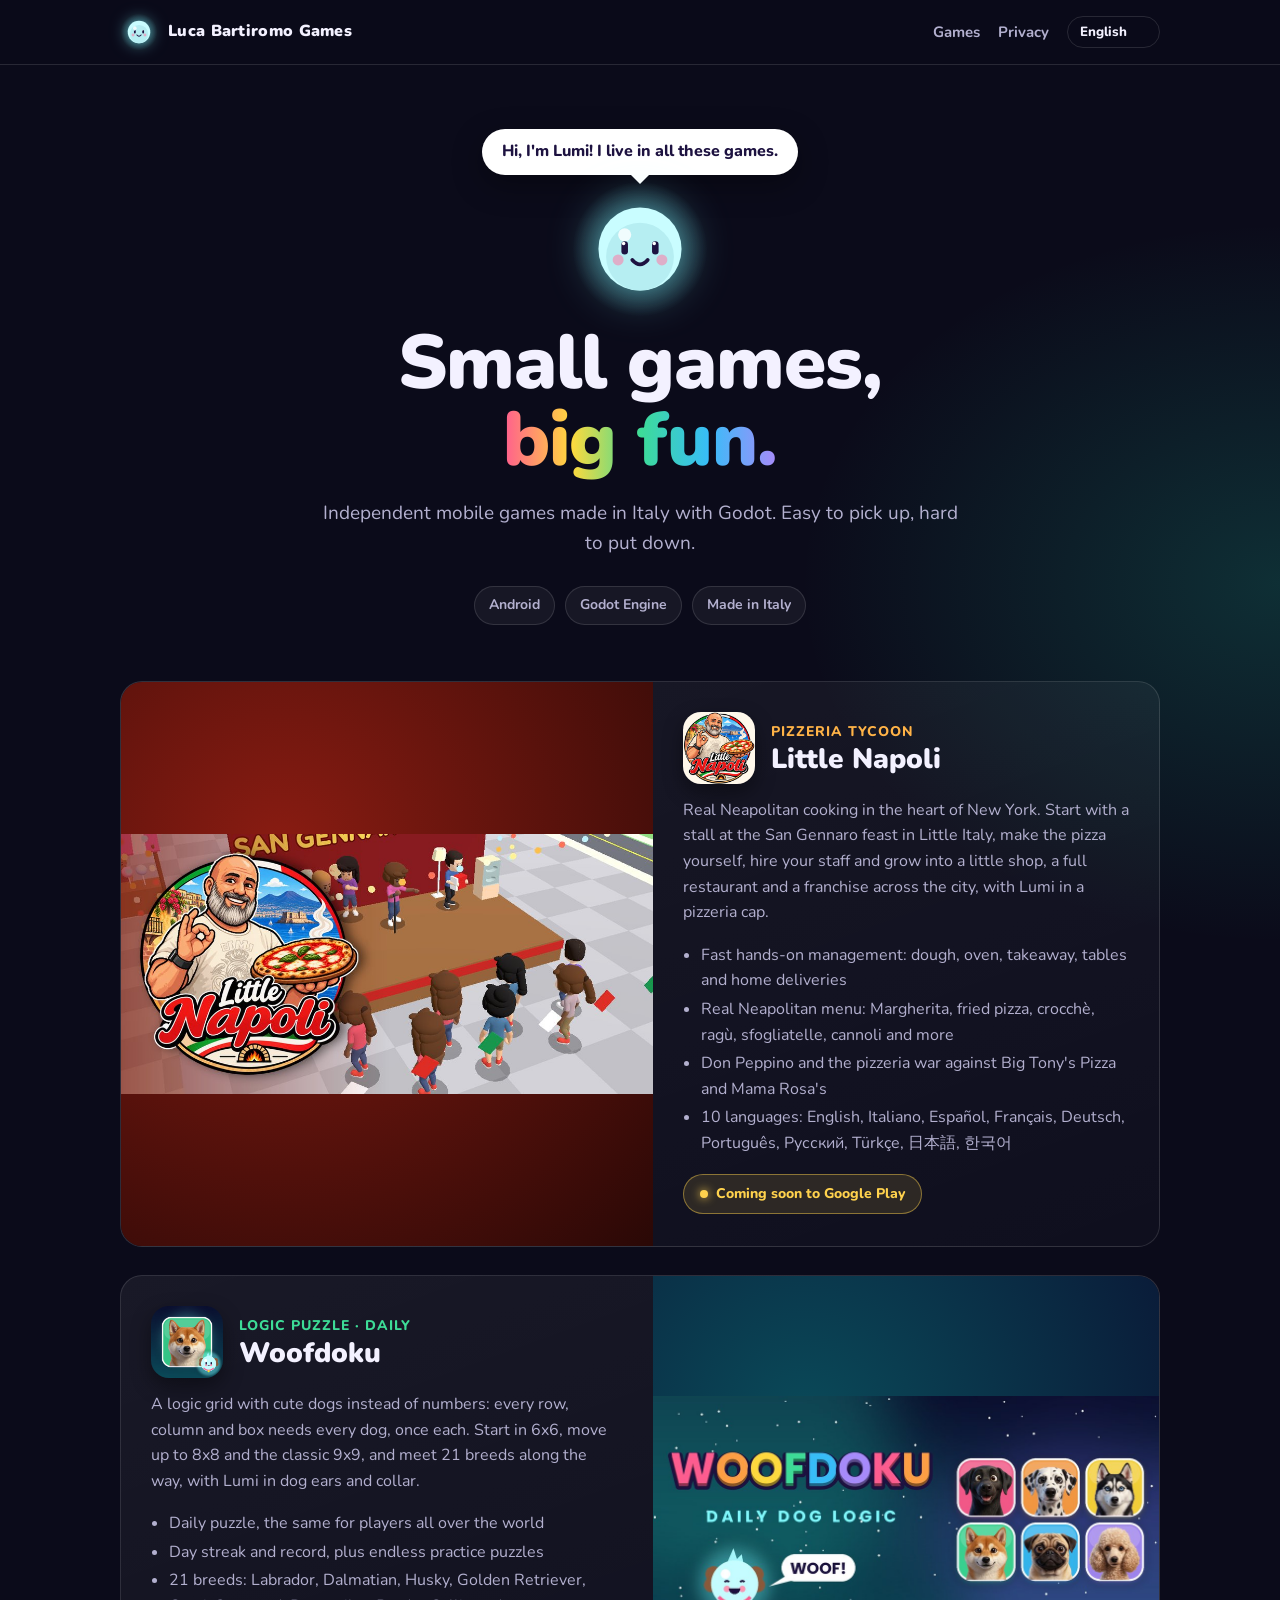
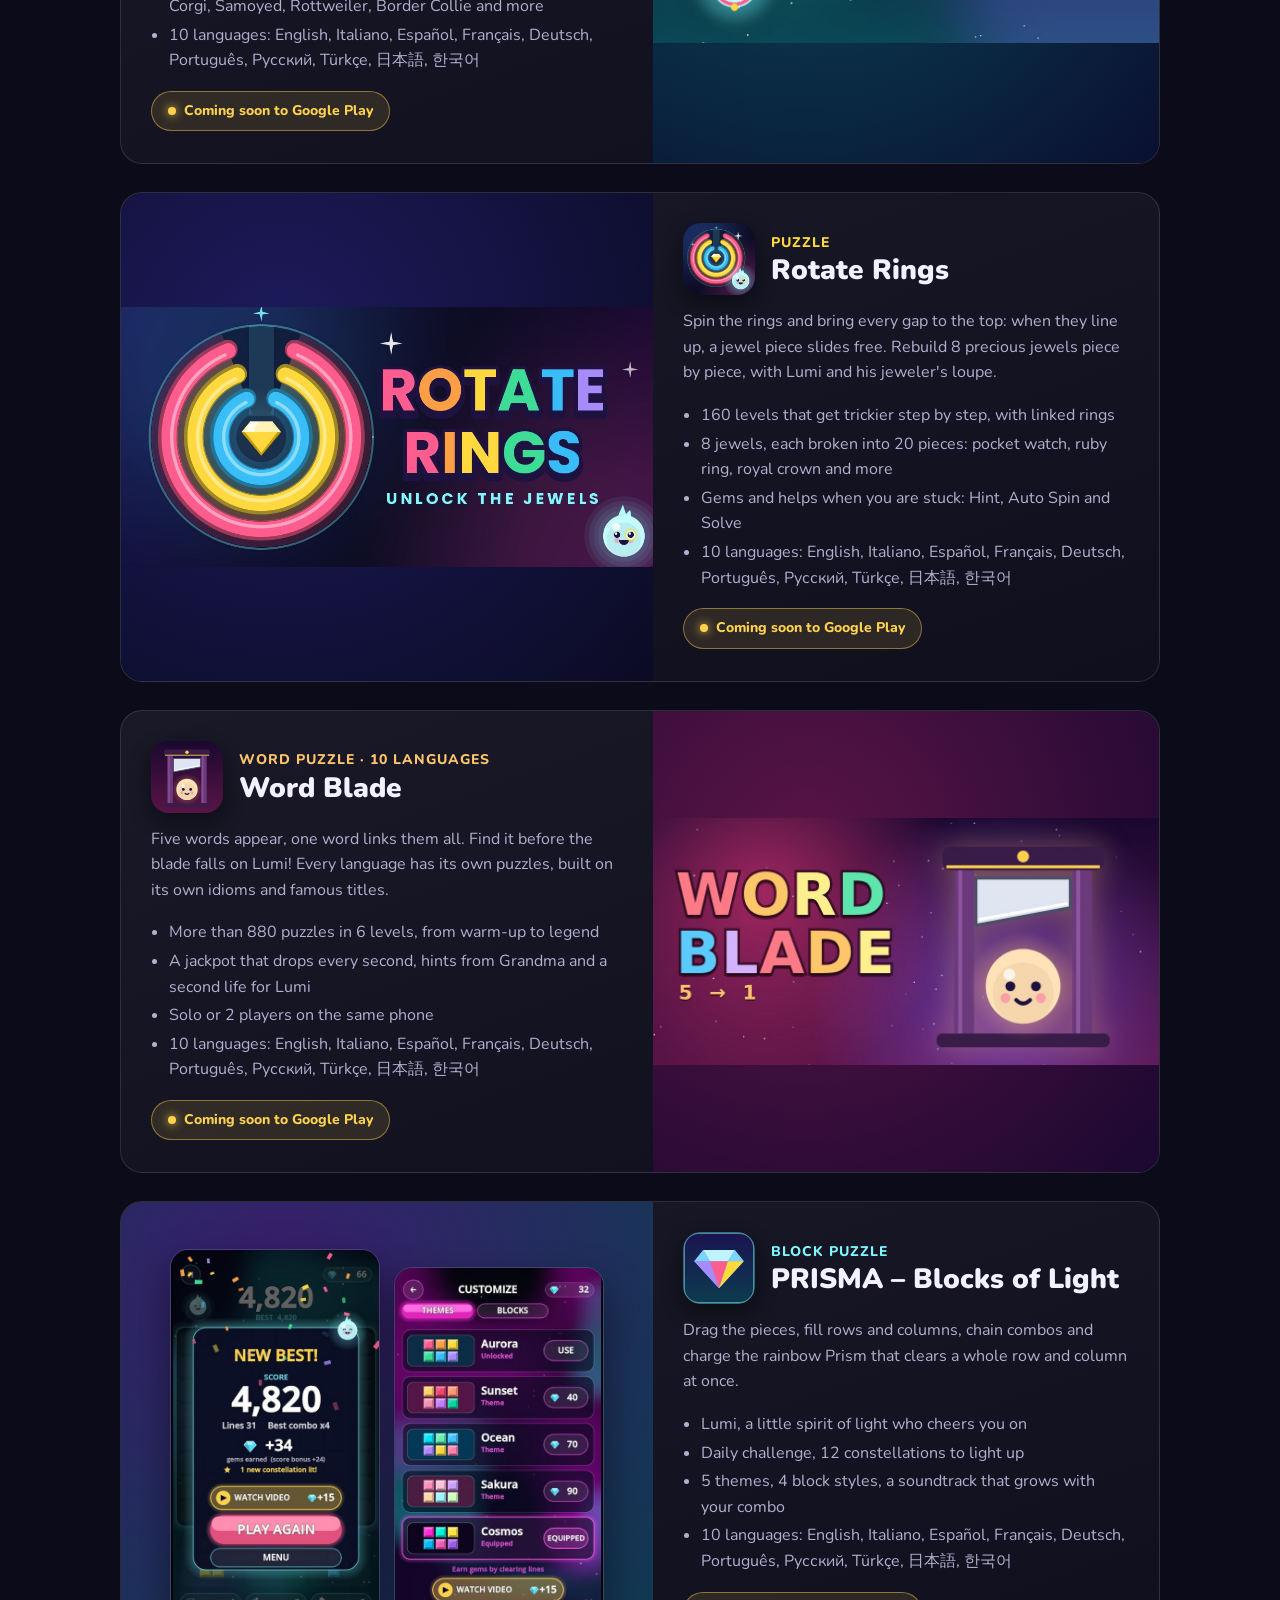
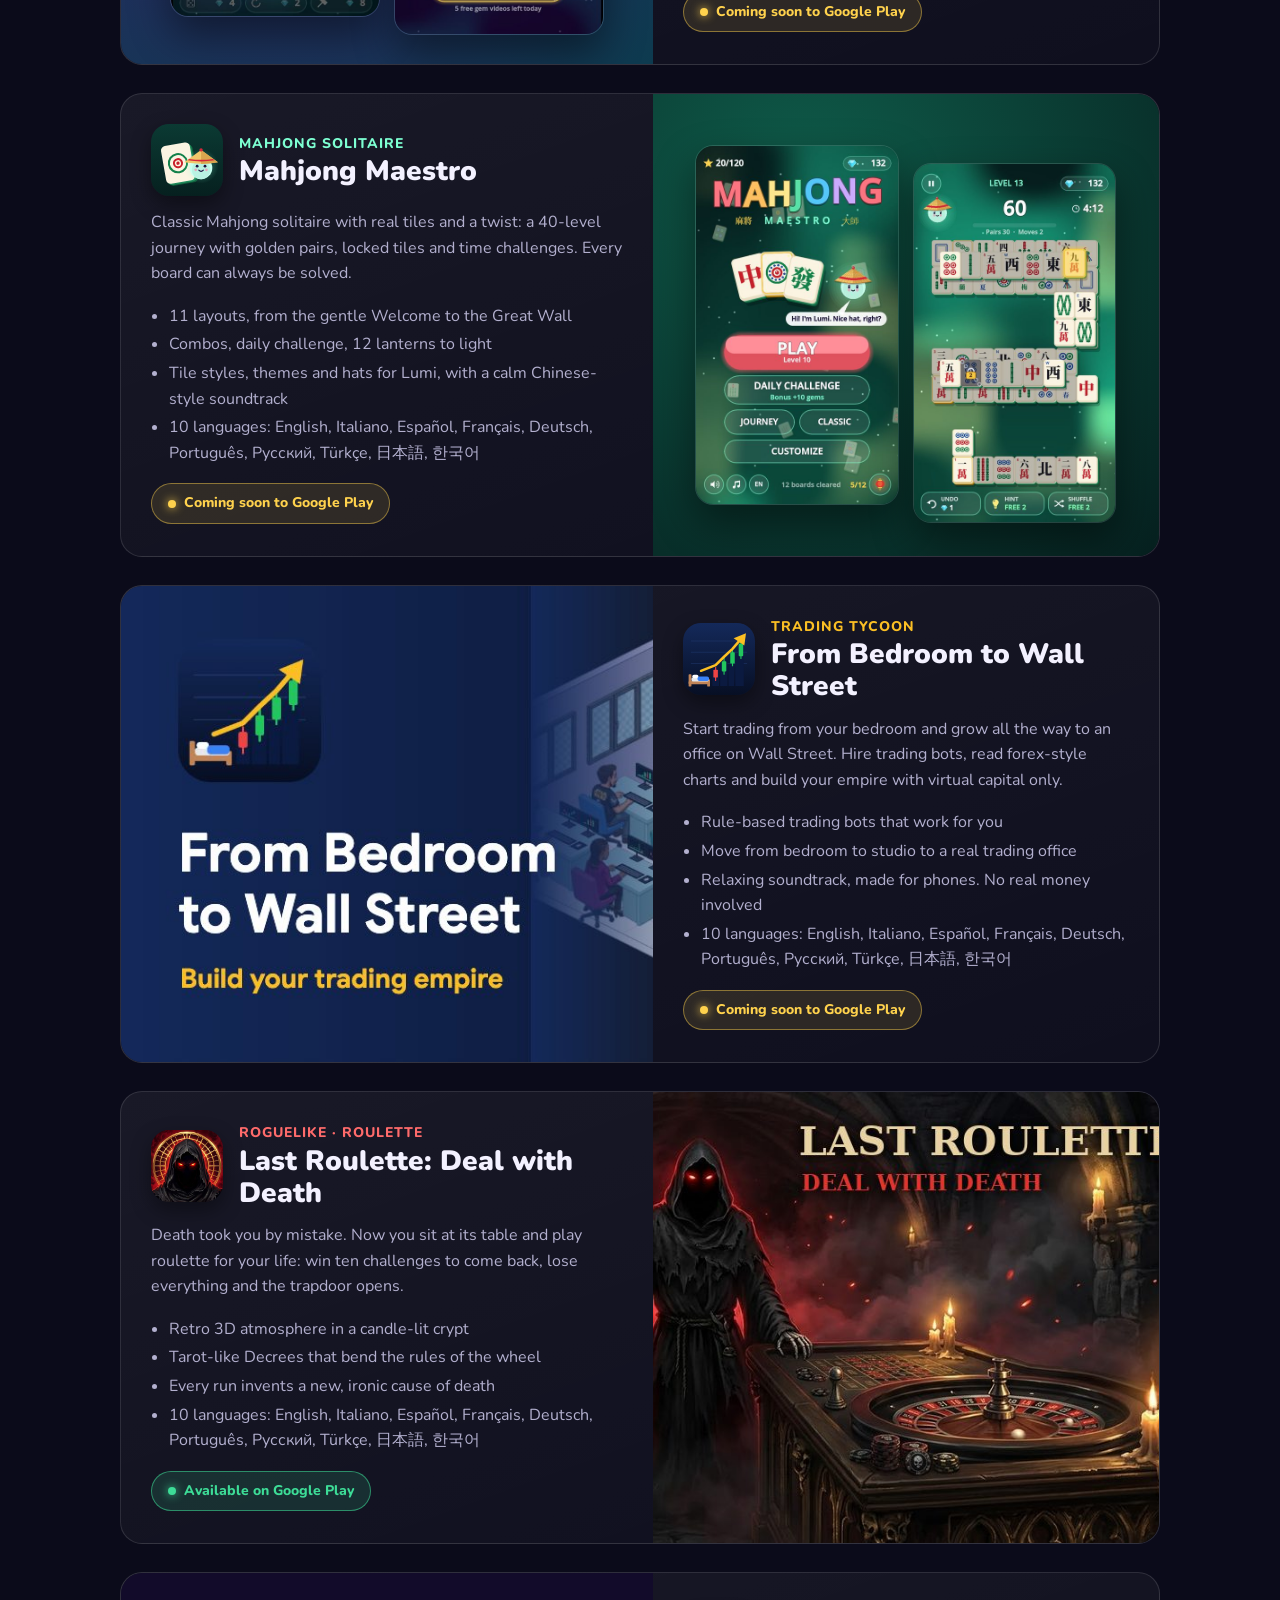
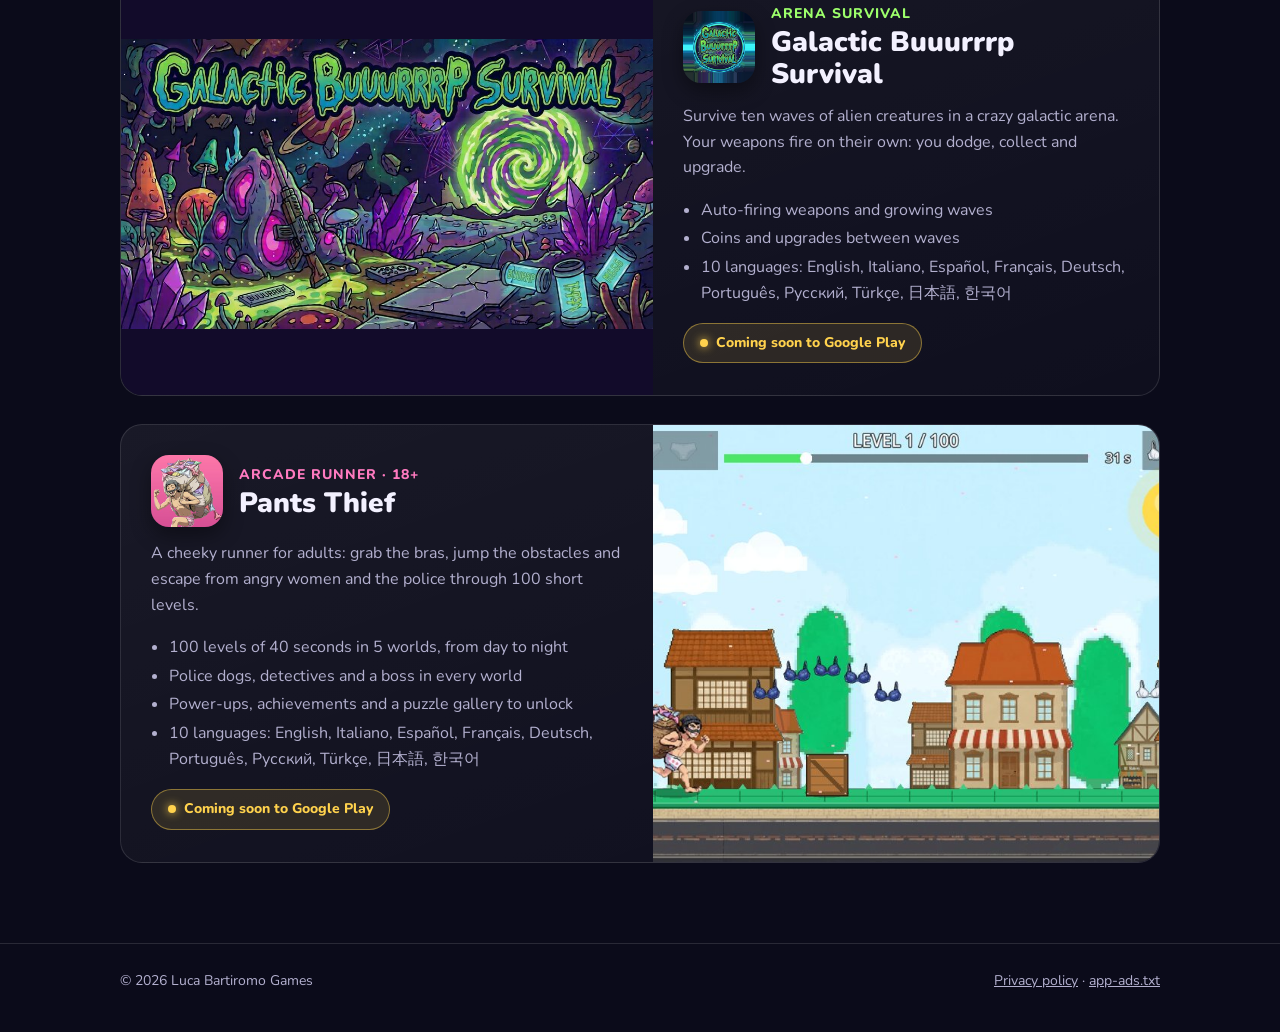
<file: index.html>
<!doctype html>
<html lang="en" data-lang="en">
<head>
  <meta charset="utf-8">
  <meta name="viewport" content="width=device-width, initial-scale=1">
  <title>Luca Bartiromo Games</title>
  <meta name="description" content="Indie mobile games by Luca Bartiromo: PRISMA, Mahjong Maestro, From Bedroom to Wall Street, Last Roulette: Deal with Death, Galactic Buuurrrp Survival, Pants Thief, Word Blade, Rotate Rings, Woofdoku and Little Napoli.">
  <link rel="icon" href="lumi.svg" type="image/svg+xml">
  <link rel="apple-touch-icon" href="lumi.svg">
  <link rel="preconnect" href="https://fonts.googleapis.com">
  <link rel="preconnect" href="https://fonts.gstatic.com" crossorigin>
  <link href="https://fonts.googleapis.com/css2?family=Nunito:wght@400;700;800;900&display=swap" rel="stylesheet">
  <link rel="stylesheet" href="style.css">
  <script src="lang.js"></script>
</head>
<body>
  <header class="top">
    <div class="wrap">
      <a class="brand" href="./"><img class="brand-lumi" src="lumi.svg" alt="Lumi">Luca Bartiromo Games</a>
      <nav class="nav">
        <a href="#games" class="hide-sm"><span lang="en">Games</span><span lang="it">Giochi</span><span lang="es">Juegos</span><span lang="fr">Jeux</span><span lang="de">Spiele</span><span lang="pt">Jogos</span><span lang="ru">Игры</span><span lang="tr">Oyunlar</span><span lang="ja">ゲーム</span><span lang="ko">게임</span></a>
        <a href="privacy.html">Privacy</a>
        <select class="lang" id="lang-sel" aria-label="Language"><option value="en">English</option><option value="it">Italiano</option><option value="es">Español</option><option value="fr">Français</option><option value="de">Deutsch</option><option value="pt">Português</option><option value="ru">Русский</option><option value="tr">Türkçe</option><option value="ja">日本語</option><option value="ko">한국어</option></select>
      </nav>
    </div>
  </header>

  <main>
    <section class="hero wrap">
      <div class="lumi-hero" aria-hidden="true"><div class="lumi-bubble"><span lang="en">Hi, I'm Lumi! I live in all these games.</span><span lang="it">Ciao, sono Lumi! Vivo in tutti questi giochi.</span><span lang="es">¡Hola, soy Lumi! Vivo en todos estos juegos.</span><span lang="fr">Salut, je suis Lumi ! Je vis dans tous ces jeux.</span><span lang="de">Hallo, ich bin Lumi! Ich wohne in all diesen Spielen.</span><span lang="pt">Oi, eu sou o Lumi! Eu vivo em todos estes jogos.</span><span lang="ru">Привет, я Луми! Я живу во всех этих играх.</span><span lang="tr">Merhaba, ben Lumi! Bütün bu oyunlarda yaşıyorum.</span><span lang="ja">こんにちは、ルミだよ! ここのゲームみんなに住んでるよ。</span><span lang="ko">안녕, 나는 루미야! 이 게임들 모두에 살고 있어.</span></div><img class="lumi-float" src="lumi.svg" alt=""></div>
      <h1>
        <span lang="en">Small games,<br><span class="grad">big fun.</span></span>
        <span lang="it">Piccoli giochi,<br><span class="grad">grande divertimento.</span></span><span lang="es">Juegos pequeños,<br><span class="grad">gran diversión.</span></span><span lang="fr">Petits jeux,<br><span class="grad">grand plaisir.</span></span><span lang="de">Kleine Spiele,<br><span class="grad">großer Spaß.</span></span><span lang="pt">Jogos pequenos,<br><span class="grad">diversão enorme.</span></span><span lang="ru">Маленькие игры,<br><span class="grad">большое веселье.</span></span><span lang="tr">Küçük oyunlar,<br><span class="grad">büyük eğlence.</span></span><span lang="ja">小さなゲーム、<br><span class="grad">大きな楽しさ。</span></span><span lang="ko">작은 게임,<br><span class="grad">큰 재미.</span></span>
      </h1>
      <p>
        <span lang="en">Independent mobile games made in Italy with Godot. Easy to pick up, hard to put down.</span>
        <span lang="it">Giochi indipendenti per smartphone, fatti in Italia con Godot. Facili da iniziare, difficili da lasciare.</span><span lang="es">Juegos indie para móvil hechos en Italia con Godot. Fáciles de empezar, difíciles de dejar.</span><span lang="fr">Jeux mobiles indépendants créés en Italie avec Godot. Faciles à prendre en main, difficiles à lâcher.</span><span lang="de">Unabhängige Handyspiele aus Italien, gemacht mit Godot. Leicht zu lernen, schwer wegzulegen.</span><span lang="pt">Jogos indie para celular feitos na Itália com Godot. Fáceis de começar, difíceis de largar.</span><span lang="ru">Независимые мобильные игры из Италии, созданные на Godot. Легко начать, трудно оторваться.</span><span lang="tr">Godot ile İtalya'da yapılmış bağımsız mobil oyunlar. Başlaması kolay, bırakması zor.</span><span lang="ja">Godotでイタリアで作られたインディーのスマホゲーム。始めやすく、やめにくい。</span><span lang="ko">Godot로 이탈리아에서 만든 인디 모바일 게임. 시작은 쉽고, 멈추기는 어렵습니다.</span>
      </p>
      <div class="pills">
        <span class="pill">Android</span>
        <span class="pill">Godot Engine</span>
        <span class="pill"><span lang="en">Made in Italy</span><span lang="it">Fatto in Italia</span><span lang="es">Hecho en Italia</span><span lang="fr">Made in Italy</span><span lang="de">Made in Italy</span><span lang="pt">Feito na Itália</span><span lang="ru">Сделано в Италии</span><span lang="tr">İtalya'da yapıldı</span><span lang="ja">イタリア製</span><span lang="ko">이탈리아 제작</span></span>
      </div>
    </section>

    <section id="games" class="games wrap">
      <article class="game g-napoli" id="little-napoli">
        <div class="game-media">
          <img class="banner" src="littlenapoli-banner.jpg" alt="Little Napoli: the pizzeria logo and the San Gennaro feast stage" loading="lazy">
        </div>
        <div class="game-body">
          <div class="game-head">
            <img class="game-icon" src="littlenapoli-icon.jpg" alt="Little Napoli icon">
            <div>
              <div class="genre"><span lang="en">Pizzeria tycoon</span><span lang="it">Gestionale di pizzeria</span><span lang="es">Gestión de pizzería</span><span lang="fr">Gestion de pizzeria</span><span lang="de">Pizzeria-Management</span><span lang="pt">Gestão de pizzaria</span><span lang="ru">Симулятор пиццерии</span><span lang="tr">Pizzacı işletme</span><span lang="ja">ピッツェリア経営</span><span lang="ko">피자집 경영</span></div>
              <h2>Little Napoli</h2>
            </div>
          </div>
          <p>
            <span lang="en">Real Neapolitan cooking in the heart of New York. Start with a stall at the San Gennaro feast in Little Italy, make the pizza yourself, hire your staff and grow into a little shop, a full restaurant and a franchise across the city, with Lumi in a pizzeria cap.</span><span lang="it">Vera cucina napoletana nel cuore di New York. Si parte da una bancarella alla festa di San Gennaro a Little Italy: prepari tu la pizza, assumi il personale e cresci fino al negozietto, al ristorante e al franchising in tutta la città, con Lumi e il suo cappellino della pizzeria.</span><span lang="es">Auténtica cocina napolitana en el corazón de Nueva York. Empieza con un puesto en la fiesta de San Gennaro en Little Italy, prepara tú la pizza, contrata a tu personal y crece hasta una tiendita, un restaurante y una franquicia por toda la ciudad, con Lumi y su gorra de pizzería.</span><span lang="fr">La vraie cuisine napolitaine au cœur de New York. Commence avec un stand à la fête de San Gennaro à Little Italy, prépare la pizza toi-même, embauche ton personnel et grandis jusqu'à la petite boutique, au restaurant et à la franchise dans toute la ville, avec Lumi et sa casquette de pizzeria.</span><span lang="de">Echte neapolitanische Küche mitten in New York. Starte mit einem Stand beim Fest San Gennaro in Little Italy, mach die Pizza selbst, stell Personal ein und wachse zum kleinen Laden, zum Restaurant und zum Franchise in der ganzen Stadt – mit Lumi und seiner Pizzeria-Kappe.</span><span lang="pt">A verdadeira cozinha napolitana no coração de Nova York. Comece com uma barraca na festa de San Gennaro em Little Italy, faça você mesmo a pizza, contrate sua equipe e cresça até a lojinha, o restaurante e a franquia pela cidade toda, com o Lumi e seu boné de pizzaria.</span><span lang="ru">Настоящая неаполитанская кухня в сердце Нью-Йорка. Начни с палатки на празднике Сан-Дженнаро в Little Italy, готовь пиццу сам, нанимай персонал и вырасти до лавочки, ресторана и франшизы по всему городу — вместе с Луми в кепке пиццерии.</span><span lang="tr">New York'un kalbinde gerçek Napoli mutfağı. Little Italy'deki San Gennaro şenliğinde bir tezgâhla başla, pizzayı kendin yap, personel al ve küçük dükkândan restorana, şehir çapında franchise'a büyü; pizzacı şapkalı Lumi ile.</span><span lang="ja">ニューヨークのど真ん中で本場ナポリの味。リトル・イタリーのサン・ジェンナーロ祭りの屋台から始めて、自分でピザを作り、スタッフを雇い、小さな店、レストラン、街中のフランチャイズへ。ピッツェリアの帽子をかぶったルミも一緒です。</span><span lang="ko">뉴욕 한복판에서 즐기는 정통 나폴리 요리. 리틀 이탈리아 산 젠나로 축제의 노점에서 시작해 직접 피자를 만들고 직원을 고용해 작은 가게, 레스토랑, 도시 전체 프랜차이즈로 성장하세요. 피자집 모자를 쓴 루미와 함께해요.</span>
          </p>
          <ul>
            <li><span lang="en">Fast hands-on management: dough, oven, takeaway, tables and home deliveries</span><span lang="it">Gestione di corsa: impasto, forno, asporto, tavoli e consegne a domicilio</span><span lang="es">Gestión rápida: masa, horno, para llevar, mesas y reparto a domicilio</span><span lang="fr">Gestion rapide : pâte, four, vente à emporter, tables et livraisons</span><span lang="de">Schnelles Management: Teig, Ofen, Abholung, Tische und Lieferung</span><span lang="pt">Gestão rápida: massa, forno, para viagem, mesas e entregas</span><span lang="ru">Быстрое управление: тесто, печь, вынос, столы и доставка</span><span lang="tr">Hızlı işletme: hamur, fırın, paket servis, masalar ve eve teslimat</span><span lang="ja">テンポのいい経営：生地、窯、テイクアウト、テーブル、宅配</span><span lang="ko">빠른 경영: 반죽, 화덕, 포장, 테이블, 배달</span></li>
            <li><span lang="en">Real Neapolitan menu: Margherita, fried pizza, crocchè, ragù, sfogliatelle, cannoli and more</span><span lang="it">Vero menù napoletano: Margherita, pizza fritta, crocchè, ragù, sfogliatelle, cannoli e altro</span><span lang="es">Auténtico menú napolitano: Margherita, pizza frita, crocchè, ragú, sfogliatelle, cannoli y más</span><span lang="fr">Vrai menu napolitain : Margherita, pizza frite, crocchè, ragù, sfogliatelle, cannoli et plus</span><span lang="de">Echtes neapolitanisches Menü: Margherita, frittierte Pizza, Crocchè, Ragù, Sfogliatelle, Cannoli und mehr</span><span lang="pt">Verdadeiro cardápio napolitano: Margherita, pizza frita, crocchè, ragù, sfogliatelle, cannoli e mais</span><span lang="ru">Настоящее неаполитанское меню: маргарита, жареная пицца, крокеты, рагу, сфольятелле, канноли и другое</span><span lang="tr">Gerçek Napoli menüsü: Margherita, kızarmış pizza, crocchè, ragù, sfogliatelle, cannoli ve dahası</span><span lang="ja">本場ナポリのメニュー：マルゲリータ、揚げピザ、クロッケ、ラグー、スフォリアテッラ、カンノーリなど</span><span lang="ko">정통 나폴리 메뉴: 마르게리타, 튀긴 피자, 크로케, 라구, 스폴리아텔레, 카놀리 등</span></li>
            <li><span lang="en">Don Peppino and the pizzeria war against Big Tony's Pizza and Mama Rosa's</span><span lang="it">Don Peppino e la guerra delle pizzerie contro Big Tony's Pizza e Mama Rosa's</span><span lang="es">Don Peppino y la guerra de pizzerías contra Big Tony's Pizza y Mama Rosa's</span><span lang="fr">Don Peppino et la guerre des pizzerias contre Big Tony's Pizza et Mama Rosa's</span><span lang="de">Don Peppino und der Pizzeria-Krieg gegen Big Tony's Pizza und Mama Rosa's</span><span lang="pt">Don Peppino e a guerra das pizzarias contra Big Tony's Pizza e Mama Rosa's</span><span lang="ru">Дон Пеппино и война пиццерий против Big Tony's Pizza и Mama Rosa's</span><span lang="tr">Don Peppino ve Big Tony's Pizza ile Mama Rosa's'a karşı pizzacı savaşı</span><span lang="ja">ドン・ペッピーノと、ビッグ・トニーズ・ピザ＆ママ・ローザズとのピッツェリア戦争</span><span lang="ko">돈 페피노, 그리고 빅 토니스 피자와 마마 로사스와의 피자집 전쟁</span></li>
            <li><span lang="en">10 languages:</span><span lang="it">10 lingue:</span><span lang="es">10 lenguas:</span><span lang="fr">10 langues:</span><span lang="de">10 Sprachen:</span><span lang="pt">10 línguas:</span><span lang="ru">10 языков:</span><span lang="tr">10 dil:</span><span lang="ja">10 言語:</span><span lang="ko">10개의 언어:</span> English, Italiano, Español, Français, Deutsch, Português, Русский, Türkçe, 日本語, 한국어</li>
          </ul>
          <span class="status"><span lang="en">Coming soon to Google Play</span><span lang="it">Presto su Google Play</span><span lang="es">Muy pronto en Google Play</span><span lang="fr">Bientôt sur Google Play</span><span lang="de">Bald auf Google Play</span><span lang="pt">Em breve no Google Play</span><span lang="ru">Скоро в Google Play</span><span lang="tr">Yakında Google Play'de</span><span lang="ja">Google Playで近日公開</span><span lang="ko">Google Play 출시 예정</span></span>
        </div>
      </article>

      <article class="game g-woof" id="woofdoku">
        <div class="game-media">
          <img class="banner" src="woofdoku-banner.jpg" alt="Woofdoku: six dogs on colored tiles and Lumi" loading="lazy">
        </div>
        <div class="game-body">
          <div class="game-head">
            <img class="game-icon" src="woofdoku-icon.jpg" alt="Woofdoku icon">
            <div>
              <div class="genre"><span lang="en">Logic puzzle · Daily</span><span lang="it">Logica · Ogni giorno</span><span lang="es">Lógica · Diario</span><span lang="fr">Logique · Quotidien</span><span lang="de">Logik · Täglich</span><span lang="pt">Lógica · Diário</span><span lang="ru">Логика · Каждый день</span><span lang="tr">Mantık · Günlük</span><span lang="ja">ロジック · 毎日</span><span lang="ko">로직 · 매일</span></div>
              <h2>Woofdoku</h2>
            </div>
          </div>
          <p>
            <span lang="en">A logic grid with cute dogs instead of numbers: every row, column and box needs every dog, once each. Start in 6x6, move up to 8x8 and the classic 9x9, and meet 21 breeds along the way, with Lumi in dog ears and collar.</span><span lang="it">Una griglia logica con cani teneri al posto dei numeri: ogni riga, colonna e riquadro vuole ogni cane, una volta sola. Si parte dal 6x6, poi l'8x8 e il 9x9 classico, e lungo la strada si incontrano 21 razze, con Lumi con orecchie da cagnolino e collare.</span><span lang="es">Una cuadrícula lógica con perritos en lugar de números: cada fila, columna y bloque necesita cada perro, una sola vez. Empieza en 6x6, sube a 8x8 y al clásico 9x9, y conoce 21 razas por el camino, con Lumi con orejas de perrito y collar.</span><span lang="fr">Une grille logique avec d'adorables chiens à la place des chiffres : chaque ligne, colonne et bloc veut chaque chien, une seule fois. Commence en 6x6, passe au 8x8 puis au 9x9 classique et rencontre 21 races en chemin, avec Lumi en oreilles de chiot et collier.</span><span lang="de">Ein Logikraster mit süßen Hunden statt Zahlen: Jede Reihe, Spalte und Box braucht jeden Hund genau einmal. Starte mit 6x6, steige auf 8x8 und das klassische 9x9 auf und lerne unterwegs 21 Rassen kennen – mit Lumi mit Hundeohren und Halsband.</span><span lang="pt">Uma grade lógica com cãezinhos no lugar dos números: cada linha, coluna e bloco precisa de cada cão, uma vez só. Comece no 6x6, suba para o 8x8 e o clássico 9x9 e conheça 21 raças pelo caminho, com a Lumi de orelhas de cachorrinho e coleira.</span><span lang="ru">Логическая сетка с милыми собаками вместо цифр: в каждом ряду, столбце и блоке каждая собака по одному разу. Начни с 6x6, переходи к 8x8 и классической 9x9 и познакомься с 21 породой — вместе с Луми в собачьих ушках и ошейнике.</span><span lang="tr">Rakamlar yerine sevimli köpeklerle bir mantık ızgarası: her satır, sütun ve kutuda her köpek bir kez. 6x6 ile başla, 8x8'e ve klasik 9x9'a geç, yol boyunca 21 ırkla tanış; köpek kulaklı ve tasmalı Lumi ile.</span><span lang="ja">数字のかわりにかわいい犬が入るロジックパズル。どの行・列・ブロックにも、どの犬も1回ずつ。6x6から始めて8x8、定番の9x9へ。途中で21犬種に出会えます。犬の耳と首輪をつけたルミも一緒です。</span><span lang="ko">숫자 대신 귀여운 강아지가 들어가는 로직 퍼즐. 모든 가로줄, 세로줄, 상자에 강아지가 한 번씩! 6x6에서 시작해 8x8, 클래식 9x9까지 가면서 21가지 견종을 만나요. 강아지 귀와 목걸이를 한 루미와 함께해요.</span>
          </p>
          <ul>
            <li><span lang="en">Daily puzzle, the same for players all over the world</span><span lang="it">Sfida del giorno, uguale per i giocatori di tutto il mondo</span><span lang="es">Reto del día, igual para jugadores de todo el mundo</span><span lang="fr">Défi du jour, le même pour les joueurs du monde entier</span><span lang="de">Tagesrätsel, für Spieler auf der ganzen Welt gleich</span><span lang="pt">Desafio do dia, igual para jogadores do mundo inteiro</span><span lang="ru">Задача дня, одна для игроков всего мира</span><span lang="tr">Dünyanın her yerindeki oyuncular için aynı günün bulmacası</span><span lang="ja">世界中のプレイヤーと同じ今日のパズル</span><span lang="ko">전 세계 플레이어와 같은 오늘의 퍼즐</span></li>
            <li><span lang="en">Day streak and record, plus endless practice puzzles</span><span lang="it">Giorni di fila e record, più schemi di allenamento infiniti</span><span lang="es">Racha de días y récord, más puzles de práctica sin fin</span><span lang="fr">Série de jours et record, plus des grilles d'entraînement infinies</span><span lang="de">Tagesserie und Rekord, dazu endlose Trainingsrätsel</span><span lang="pt">Sequência de dias e recorde, mais desafios de treino sem fim</span><span lang="ru">Серия дней и рекорд, плюс бесконечная тренировка</span><span lang="tr">Gün serisi ve rekor, artı sonsuz alıştırma bulmacaları</span><span lang="ja">連続記録とベスト、さらに無限のれんしゅうパズル</span><span lang="ko">연속 기록과 최고 기록, 그리고 끝없는 연습 퍼즐</span></li>
            <li><span lang="en">21 breeds: Labrador, Dalmatian, Husky, Golden Retriever, Corgi, Samoyed, Rottweiler, Border Collie and more</span><span lang="it">21 razze: Labrador, Dalmata, Husky, Golden Retriever, Corgi, Samoiedo, Rottweiler, Border Collie e altre</span><span lang="es">21 razas: Labrador, Dálmata, Husky, Golden Retriever, Corgi, Samoyedo, Rottweiler, Border Collie y más</span><span lang="fr">21 races : Labrador, Dalmatien, Husky, Golden Retriever, Corgi, Samoyède, Rottweiler, Border Collie et plus</span><span lang="de">21 Rassen: Labrador, Dalmatiner, Husky, Golden Retriever, Corgi, Samojede, Rottweiler, Border Collie und mehr</span><span lang="pt">21 raças: Labrador, Dálmata, Husky, Golden Retriever, Corgi, Samoieda, Rottweiler, Border Collie e mais</span><span lang="ru">21 порода: лабрадор, далматинец, хаски, золотистый ретривер, корги, самоед, ротвейлер, бордер-колли и другие</span><span lang="tr">21 ırk: Labrador, Dalmaçyalı, Husky, Golden Retriever, Corgi, Samoyed, Rottweiler, Border Collie ve dahası</span><span lang="ja">21犬種：ラブラドール、ダルメシアン、ハスキー、ゴールデン、コーギー、サモエド、ロットワイラー、ボーダー・コリーなど</span><span lang="ko">21가지 견종: 래브라도, 달마시안, 허스키, 골든 리트리버, 코기, 사모예드, 로트와일러, 보더 콜리 등</span></li>
            <li><span lang="en">10 languages:</span><span lang="it">10 lingue:</span><span lang="es">10 lenguas:</span><span lang="fr">10 langues:</span><span lang="de">10 Sprachen:</span><span lang="pt">10 línguas:</span><span lang="ru">10 языков:</span><span lang="tr">10 dil:</span><span lang="ja">10 言語:</span><span lang="ko">10개의 언어:</span> English, Italiano, Español, Français, Deutsch, Português, Русский, Türkçe, 日本語, 한국어</li>
          </ul>
          <span class="status"><span lang="en">Coming soon to Google Play</span><span lang="it">Presto su Google Play</span><span lang="es">Muy pronto en Google Play</span><span lang="fr">Bientôt sur Google Play</span><span lang="de">Bald auf Google Play</span><span lang="pt">Em breve no Google Play</span><span lang="ru">Скоро в Google Play</span><span lang="tr">Yakında Google Play'de</span><span lang="ja">Google Playで近日公開</span><span lang="ko">Google Play 출시 예정</span></span>
        </div>
      </article>

      <article class="game g-rings" id="rotate-rings">
        <div class="game-media">
          <img class="banner" src="rotaterings-banner.jpg" alt="Rotate Rings: colored rings, a golden jewel and Lumi" loading="lazy">
        </div>
        <div class="game-body">
          <div class="game-head">
            <img class="game-icon" src="rotaterings-icon.jpg" alt="Rotate Rings icon">
            <div>
              <div class="genre"><span lang="en">Puzzle</span><span lang="it">Rompicapo</span><span lang="es">Rompecabezas</span><span lang="fr">Casse-tête</span><span lang="de">Rätsel</span><span lang="pt">Quebra-cabeça</span><span lang="ru">Головоломка</span><span lang="tr">Bulmaca</span><span lang="ja">パズル</span><span lang="ko">퍼즐</span></div>
              <h2>Rotate Rings</h2>
            </div>
          </div>
          <p>
            <span lang="en">Spin the rings and bring every gap to the top: when they line up, a jewel piece slides free. Rebuild 8 precious jewels piece by piece, with Lumi and his jeweler's loupe.</span><span lang="it">Gira gli anelli e porta tutte le aperture in alto: quando sono allineate, un pezzo di gioiello si libera. Ricomponi 8 gioielli preziosi pezzo dopo pezzo, con Lumi e la sua lente da gioielliere.</span><span lang="es">Gira los anillos y lleva todas las aberturas arriba: cuando se alinean, una pieza de joya queda libre. Reconstruye 8 joyas preciosas pieza a pieza, con Lumi y su lupa de joyero.</span><span lang="fr">Tourne les anneaux et amène toutes les ouvertures en haut : quand elles sont alignées, une pièce de bijou se libère. Reconstitue 8 bijoux précieux pièce par pièce, avec Lumi et sa loupe de bijoutier.</span><span lang="de">Dreh die Ringe und bring alle Öffnungen nach oben: Sind sie ausgerichtet, löst sich ein Juwelenteil. Setze 8 kostbare Juwelen Stück für Stück zusammen, mit Lumi und seiner Juwelierlupe.</span><span lang="pt">Gire os anéis e leve todas as aberturas para cima: quando se alinham, uma peça de joia se solta. Remonte 8 joias preciosas peça por peça, com a Lumi e sua lupa de joalheiro.</span><span lang="ru">Крути кольца и выводи все прорези наверх: когда они совпадут, деталь украшения освободится. Собери 8 драгоценностей по кусочкам вместе с Луми и его лупой ювелира.</span><span lang="tr">Halkaları çevir ve tüm boşlukları yukarı getir: hizalandıklarında bir mücevher parçası serbest kalır. Lumi ve kuyumcu büyüteciyle 8 değerli mücevheri parça parça tamamla.</span><span lang="ja">リングを回して、すべてのすき間を上にそろえよう。そろうと宝石のピースが外れます。ルミと宝石ルーペと一緒に、8つの宝石をひとつずつ完成させよう。</span><span lang="ko">링을 돌려 모든 틈을 위로 맞추세요. 틈이 맞으면 보석 조각이 풀려납니다. 루미와 보석 돋보기와 함께 귀한 보석 8개를 조각조각 완성하세요.</span>
          </p>
          <ul>
            <li><span lang="en">160 levels that get trickier step by step, with linked rings</span><span lang="it">160 livelli sempre più ingegnosi, con anelli collegati</span><span lang="es">160 niveles cada vez más ingeniosos, con anillos unidos</span><span lang="fr">160 niveaux de plus en plus astucieux, avec des anneaux liés</span><span lang="de">160 Level, die immer kniffliger werden, mit verbundenen Ringen</span><span lang="pt">160 níveis cada vez mais engenhosos, com anéis ligados</span><span lang="ru">160 уровней, которые становятся всё хитрее, со связанными кольцами</span><span lang="tr">Bağlı halkalarla giderek zorlaşan 160 seviye</span><span lang="ja">つながったリングも登場する、だんだん手ごわくなる160レベル</span><span lang="ko">연결된 링과 함께 점점 어려워지는 160개 레벨</span></li>
            <li><span lang="en">8 jewels, each broken into 20 pieces: pocket watch, ruby ring, royal crown and more</span><span lang="it">8 gioielli smontati in 20 pezzi: orologio da taschino, anello di rubino, corona reale e altri</span><span lang="es">8 joyas divididas en 20 piezas: reloj de bolsillo, anillo de rubí, corona real y más</span><span lang="fr">8 bijoux découpés en 20 pièces : montre de poche, bague en rubis, couronne royale et plus</span><span lang="de">8 Juwelen in je 20 Teilen: Taschenuhr, Rubinring, Königskrone und mehr</span><span lang="pt">8 joias divididas em 20 peças: relógio de bolso, anel de rubi, coroa real e mais</span><span lang="ru">8 драгоценностей по 20 деталей: карманные часы, кольцо с рубином, корона и другие</span><span lang="tr">20 parçaya ayrılmış 8 mücevher: cep saati, yakut yüzük, kraliyet tacı ve daha fazlası</span><span lang="ja">20ピースに分かれた8つの宝石：懐中時計、ルビーの指輪、王冠など</span><span lang="ko">20조각으로 나뉜 보석 8개: 회중시계, 루비 반지, 왕관 등</span></li>
            <li><span lang="en">Gems and helps when you are stuck: Hint, Auto Spin and Solve</span><span lang="it">Gemme e aiuti quando sei bloccato: Indizio, Gira e Risolvi</span><span lang="es">Gemas y ayudas cuando te atascas: Pista, Girar y Resolver</span><span lang="fr">Gemmes et aides quand tu bloques : Indice, Tourner et Résoudre</span><span lang="de">Edelsteine und Hilfen, wenn du feststeckst: Tipp, Drehen und Lösen</span><span lang="pt">Gemas e ajudas quando travar: Dica, Girar e Resolver</span><span lang="ru">Самоцветы и помощь, если застрял: Подсказка, Поворот и Решить</span><span lang="tr">Takıldığında elmaslar ve yardımlar: İpucu, Çevir ve Çöz</span><span lang="ja">困ったらジェムでヒント・自動回転・解決</span><span lang="ko">막히면 젬으로 힌트, 자동 회전, 해결</span></li>
            <li><span lang="en">10 languages:</span><span lang="it">10 lingue:</span><span lang="es">10 lenguas:</span><span lang="fr">10 langues:</span><span lang="de">10 Sprachen:</span><span lang="pt">10 línguas:</span><span lang="ru">10 языков:</span><span lang="tr">10 dil:</span><span lang="ja">10 言語:</span><span lang="ko">10개의 언어:</span> English, Italiano, Español, Français, Deutsch, Português, Русский, Türkçe, 日本語, 한국어</li>
          </ul>
          <span class="status"><span lang="en">Coming soon to Google Play</span><span lang="it">Presto su Google Play</span><span lang="es">Muy pronto en Google Play</span><span lang="fr">Bientôt sur Google Play</span><span lang="de">Bald auf Google Play</span><span lang="pt">Em breve no Google Play</span><span lang="ru">Скоро в Google Play</span><span lang="tr">Yakında Google Play'de</span><span lang="ja">Google Playで近日公開</span><span lang="ko">Google Play 출시 예정</span></span>
        </div>
      </article>


      <article class="game g-wordblade" id="word-blade">
        <div class="game-media">
          <img class="banner" src="wordblade-banner.jpg" alt="Word Blade: Lumi under the blade" loading="lazy">
        </div>
        <div class="game-body">
          <div class="game-head">
            <img class="game-icon" src="wordblade-icon.svg" alt="Word Blade icon">
            <div>
              <div class="genre"><span lang="en">Word puzzle · 10 languages</span><span lang="it">Gioco di parole · 10 lingue</span><span lang="es">Juego de palabras · 10 idiomas</span><span lang="fr">Jeu de mots · 10 langues</span><span lang="de">Worträtsel · 10 Sprachen</span><span lang="pt">Jogo de palavras · 10 idiomas</span><span lang="ru">Игра в слова · 10 языков</span><span lang="tr">Kelime oyunu · 10 dil</span><span lang="ja">ことばパズル · 10言語</span><span lang="ko">단어 퍼즐 · 10개 언어</span></div>
              <h2>Word Blade</h2>
            </div>
          </div>
          <p>
            <span lang="en">Five words appear, one word links them all. Find it before the blade falls on Lumi! Every language has its own puzzles, built on its own idioms and famous titles.</span><span lang="it">Compaiono cinque parole e una sola le lega tutte. Trovala prima che la lama cada su Lumi! Ogni lingua ha le sue sfide, costruite sui suoi modi di dire e sui titoli famosi.</span><span lang="es">Aparecen cinco palabras y una sola las une a todas. ¡Encuéntrala antes de que la cuchilla caiga sobre Lumi! Cada idioma tiene sus propios retos, hechos con sus expresiones y títulos famosos.</span><span lang="fr">Cinq mots apparaissent, un seul les relie tous. Trouve-le avant que la lame ne tombe sur Lumi ! Chaque langue a ses propres énigmes, construites sur ses expressions et ses titres célèbres.</span><span lang="de">Fünf Wörter erscheinen, ein einziges verbindet sie alle. Finde es, bevor die Klinge auf Lumi fällt! Jede Sprache hat ihre eigenen Rätsel, gebaut aus ihren Redewendungen und berühmten Titeln.</span><span lang="pt">Aparecem cinco palavras e só uma liga todas. Encontre-a antes que a lâmina caia sobre o Lumi! Cada idioma tem seus próprios desafios, feitos com suas expressões e títulos famosos.</span><span lang="ru">Появляются пять слов, и только одно связывает их все. Найди его, пока лезвие не упало на Луми! В каждом языке свои загадки — на его выражениях и известных названиях.</span><span lang="tr">Beş kelime çıkar, hepsini tek bir kelime bağlar. Bıçak Lumi'nin üstüne düşmeden onu bul! Her dilin kendi deyimleri ve ünlü isimleriyle hazırlanmış kendi bulmacaları var.</span><span lang="ja">5つのことばが出てきて、それをつなぐことばは1つだけ。刃がルミに落ちる前に見つけよう!言語ごとに、その言語の言いまわしや有名なタイトルで作ったオリジナル問題。</span><span lang="ko">단어 5개가 나오고, 그 모두를 잇는 단어는 하나뿐. 칼날이 루미에게 떨어지기 전에 찾아내세요! 언어마다 그 언어의 표현과 유명한 제목으로 만든 문제가 있어요.</span>
          </p>
          <ul>
            <li><span lang="en">More than 880 puzzles in 6 levels, from warm-up to legend</span><span lang="it">Oltre 880 sfide in 6 livelli, dal riscaldamento alla leggenda</span><span lang="es">Más de 880 retos en 6 niveles, del calentamiento a la leyenda</span><span lang="fr">Plus de 880 énigmes en 6 niveaux, de l'échauffement à la légende</span><span lang="de">Über 880 Rätsel in 6 Leveln, vom Aufwärmen bis zur Legende</span><span lang="pt">Mais de 880 desafios em 6 níveis, do aquecimento à lenda</span><span lang="ru">Более 880 загадок на 6 уровнях — от разминки до легенды</span><span lang="tr">Isınmadan efsaneye 6 seviyede 880'den fazla bulmaca</span><span lang="ja">ウォームアップからレジェンドまで、6レベルで880問以上</span><span lang="ko">몸풀기부터 전설까지 6단계, 880개 이상의 문제</span></li>
            <li><span lang="en">A jackpot that drops every second, hints from Grandma and a second life for Lumi</span><span lang="it">Un montepremi che scende ogni secondo, gli aiuti della Nonna e una seconda vita per Lumi</span><span lang="es">Un premio que baja cada segundo, las pistas de la Abuela y una segunda vida para Lumi</span><span lang="fr">Une cagnotte qui baisse chaque seconde, les indices de Mamie et une deuxième vie pour Lumi</span><span lang="de">Ein Jackpot, der jede Sekunde sinkt, Hilfen von Oma und ein zweites Leben für Lumi</span><span lang="pt">Um prêmio que cai a cada segundo, as dicas da Vovó e uma segunda vida para o Lumi</span><span lang="ru">Приз тает каждую секунду, подсказки Бабушки и вторая жизнь для Луми</span><span lang="tr">Her saniye azalan ödül, Nine'nin ipuçları ve Lumi için ikinci can</span><span lang="ja">1秒ごとに減る賞金、おばあちゃんのヒント、ルミのセカンドライフ</span><span lang="ko">1초마다 줄어드는 상금, 할머니의 힌트, 루미의 두 번째 목숨</span></li>
            <li><span lang="en">Solo or 2 players on the same phone</span><span lang="it">Da solo o in 2 sullo stesso telefono</span><span lang="es">Solo o 2 jugadores en el mismo móvil</span><span lang="fr">Seul ou à 2 sur le même téléphone</span><span lang="de">Allein oder zu zweit an einem Handy</span><span lang="pt">Sozinho ou em 2 no mesmo celular</span><span lang="ru">Один или вдвоём на одном телефоне</span><span lang="tr">Tek başına ya da aynı telefonda 2 kişi</span><span lang="ja">ひとりでも、1台のスマホでふたりでも</span><span lang="ko">혼자서, 또는 폰 하나로 둘이서</span></li>
            <li><span lang="en">10 languages:</span><span lang="it">10 lingue:</span><span lang="es">10 lenguas:</span><span lang="fr">10 langues:</span><span lang="de">10 Sprachen:</span><span lang="pt">10 línguas:</span><span lang="ru">10 языков:</span><span lang="tr">10 dil:</span><span lang="ja">10 言語:</span><span lang="ko">10개의 언어:</span> English, Italiano, Español, Français, Deutsch, Português, Русский, Türkçe, 日本語, 한국어</li>
          </ul>
          <span class="status"><span lang="en">Coming soon to Google Play</span><span lang="it">Presto su Google Play</span><span lang="es">Muy pronto en Google Play</span><span lang="fr">Bientôt sur Google Play</span><span lang="de">Bald auf Google Play</span><span lang="pt">Em breve no Google Play</span><span lang="ru">Скоро в Google Play</span><span lang="tr">Yakında Google Play'de</span><span lang="ja">まもなくGoogle Playで公開</span><span lang="ko">곧 Google Play 출시</span></span>
        </div>
      </article>


      <article class="game g-prisma" id="prisma">
        <div class="game-media">
          <img class="shot" src="prisma-best.jpg" alt="PRISMA game over screen with a new best score" loading="lazy">
          <img class="shot" src="prisma-shop.jpg" alt="PRISMA customize screen with themes" loading="lazy">
        </div>
        <div class="game-body">
          <div class="game-head">
            <img class="game-icon" src="prisma-icon.svg" alt="PRISMA icon">
            <div>
              <div class="genre"><span lang="en">Block puzzle</span><span lang="it">Puzzle a blocchi</span><span lang="es">Puzzle de bloqueo</span><span lang="fr">Puzzle de blocage</span><span lang="de">Block-Puzzle</span><span lang="pt">Bloco de quebra-cabeça</span><span lang="ru">Блок-пазл</span><span lang="tr">Blok bulmaca</span><span lang="ja">ブロックパズル</span><span lang="ko">블록 퍼즐</span></div>
              <h2>PRISMA – Blocks of Light</h2>
            </div>
          </div>
          <p>
            <span lang="en">Drag the pieces, fill rows and columns, chain combos and charge the rainbow Prism that clears a whole row and column at once.</span>
            <span lang="it">Trascina i pezzi, completa righe e colonne, concatena le combo e carica il Prisma arcobaleno che cancella in un colpo una riga e una colonna.</span><span lang="es">Arraste las piezas, llene filas y columnas, en cadena combos y cargue el Prisma del arco iris que despeja toda una fila y columna a la vez.</span><span lang="fr">Tirez les morceaux, remplissez des rangées et des colonnes, enchaînez les combos et chargez le prisme arc-en-ciel qui efface toute une rangée et une colonne à la fois.</span><span lang="de">Ziehen Sie die Teile, füllen Sie Zeilen und Spalten, verhängen Sie Kettenkombinationen und laden Sie das Regenbogen-Prisma, das eine ganze Reihe und Spalte auf einmal löscht.</span><span lang="pt">Arraste as peças, preencha filas e colunas, cadeia combos e carregue o Prisma do arco-íris que limpa toda uma fila e coluna de uma só vez.</span><span lang="ru">Спустите кусочки, заполните строки и колонки, цепьте комбинации и загрузите радужную призму, которая очищает весь ряд и колонку сразу.</span><span lang="tr">Parçaları çek, sıra ve sütunları doldurun, zincir kombinasyonlarını yapın ve gökkuşağı Prism'i yükleyin ki tüm bir satır ve sütunu bir anda temizler.</span><span lang="ja">列と列を埋め鎖のコンボを押し付け虹のプリズムを充電して一度に列と列を片付けます</span><span lang="ko">조각을 끌고, 줄과 기둥을 채우고, 연쇄 콤보를 채우고, 무지개 프리즘을 충전하여, 모든 줄과 기둥을 동시에 제거합니다.</span>
          </p>
          <ul>
            <li><span lang="en">Lumi, a little spirit of light who cheers you on</span><span lang="it">Lumi, uno spiritello di luce che fa il tifo per te</span><span lang="es">Lumi, un pequeño espíritu de luz que te anima</span><span lang="fr">Lumi, un petit esprit de lumière qui te fait la joie</span><span lang="de">Lumi, ein kleiner Geist des Lichts, der dich aufmuntert</span><span lang="pt">Lumi, um pequeno espírito de luz que te anima</span><span lang="ru">Луми, маленький дух света, который тебя радует</span><span lang="tr">Lumi, seni teşvik eden küçük bir ışık ruhu.</span><span lang="ja">ルーミ,光の小さな霊があなたを歓喜させる</span><span lang="ko">루미, 당신을 응원하는 작은 빛의 정신</span></li>
            <li><span lang="en">Daily challenge, 12 constellations to light up</span><span lang="it">Sfida del giorno e 12 costellazioni da accendere</span><span lang="es">Desafío diario, 12 constelaciones para iluminar</span><span lang="fr">Défi quotidien, 12 constellations à éclairer</span><span lang="de">Tägliche Herausforderung, 12 Konstellationen zu beleuchten</span><span lang="pt">Desafio diário, 12 constelações para iluminar</span><span lang="ru">Ежедневная задача, 12 созвездий, которые должны быть освещены</span><span lang="tr">Gündelik zorluk, 12 takımyıldız aydınlatılmalı.</span><span lang="ja">日々の挑戦 12つの星座が照らされる</span><span lang="ko">매일 도전, 12개의 별자리 조명</span></li>
            <li><span lang="en">5 themes, 4 block styles, a soundtrack that grows with your combo</span><span lang="it">5 temi, 4 stili di blocchi, musica che cresce con la combo</span><span lang="es">5 temas, 4 estilos de bloques, una banda sonora que crece con tu combo</span><span lang="fr">5 thèmes, 4 styles de blocs, une bande sonore qui grandit avec votre combo</span><span lang="de">5 Themen, 4 Block-Styles, ein Soundtrack, der mit deinem Combo wächst</span><span lang="pt">5 temas, 4 estilos de blocos, uma trilha sonora que cresce com o seu combo</span><span lang="ru">5 тем, 4 стиля блока, саундтрек, который растет с вашей комбинацией</span><span lang="tr">5 tema, 4 blok stil, kombinasyonunuzla büyüyen bir soundtrack</span><span lang="ja">5つのテーマ,4つのブロックスタイル組み合わせで成長するサウンドトラック</span><span lang="ko">5개의 테마, 4개의 블록 스타일, 당신의 코무와 함께 성장하는 사운드 트랙</span></li>
            <li><span lang="en">10 languages:</span><span lang="it">10 lingue:</span><span lang="es">10 lenguas:</span><span lang="fr">10 langues:</span><span lang="de">10 Sprachen:</span><span lang="pt">10 línguas:</span><span lang="ru">10 языков:</span><span lang="tr">10 dil:</span><span lang="ja">10 言語:</span><span lang="ko">10개의 언어:</span> English, Italiano, Español, Français, Deutsch, Português, Русский, Türkçe, 日本語, 한국어</li>
          </ul>
          <span class="status"><span lang="en">Coming soon to Google Play</span><span lang="it">Presto su Google Play</span><span lang="es">Muy pronto en Google Play</span><span lang="fr">Bientôt sur Google Play</span><span lang="de">Bald auf Google Play</span><span lang="pt">Em breve no Google Play</span><span lang="ru">Скоро в Google Play</span><span lang="tr">Yakında Google Play'de</span><span lang="ja">まもなくGoogle Playで公開</span><span lang="ko">곧 Google Play 출시</span></span>
        </div>
      </article>

      <article class="game g-mahjong" id="mahjong">
        <div class="game-media">
          <img class="shot" src="mahjong-home.jpg" alt="Mahjong Maestro home screen with Lumi wearing a straw hat" loading="lazy">
          <img class="shot" src="mahjong-play.jpg" alt="Mahjong Maestro board with tiles" loading="lazy">
        </div>
        <div class="game-body">
          <div class="game-head">
            <img class="game-icon" src="mahjong-icon.svg" alt="Mahjong Maestro icon">
            <div>
              <div class="genre"><span lang="en">Mahjong solitaire</span><span lang="it">Mahjong solitario</span><span lang="es">Solitaire de Mahjong</span><span lang="fr">Le solitaire de Mahjong</span><span lang="de">Mahjong-Solitaire</span><span lang="pt">Solitaire de Mahjong</span><span lang="ru">Маджонг-солитер</span><span lang="tr">Mahjong Solitaire</span><span lang="ja">マホンジングソリエーター</span><span lang="ko">마혼 솔라이어</span></div>
              <h2>Mahjong Maestro</h2>
            </div>
          </div>
          <p>
            <span lang="en">Classic Mahjong solitaire with real tiles and a twist: a 40-level journey with golden pairs, locked tiles and time challenges. Every board can always be solved.</span>
            <span lang="it">Il Mahjong solitario classico con tessere vere e qualcosa in più: un viaggio di 40 livelli con coppie d'oro, tessere col lucchetto e sfide a tempo. Ogni tavolo si può sempre risolvere.</span><span lang="es">Clásico solitaire de Mahjong con azulejos reales y un giro: Un viaje de 40 niveles con pares dorados, azulejos cerrados y desafíos del tiempo. Cada tabla siempre puede resolverse.</span><span lang="fr">Un classique de solitaire de Mahjong avec de vraies tuiles et un twist: Un voyage de 40 niveaux avec des paires dorées, des tuiles verrouillées et des défis dans le temps. Chaque planche peut toujours être résolue.</span><span lang="de">Klassisches Mahjong-Solitaire mit echten Fliesen und einem Twist: Eine 40-Ebene-Reise mit goldenen Paaren, geschlossenen Fliesen und Zeit-Herausforderungen. Jedes Brett kann immer gelöst werden.</span><span lang="pt">Um solitário de Mahjong clássico com azulejos reais e um toque: Uma viagem de 40 níveis com pares de ouro, azulejos fechados e desafios no tempo. Cada tabela pode ser resolvida.</span><span lang="ru">Классический солитарь "Маджонг" с настоящими плитками и винтом: 40 уровней путешествия с золотыми парами, замкнутыми плитками и временными вызовами. Каждый досок всегда можно решить.</span><span lang="tr">Klasik Mahjong solitaire gerçek kapaklarla ve bir dönüşümle: 40 seviyelik bir yolculuk, altın çiftler, kilitli kapaklar ve zaman zorlukları ile. Her tahta her zaman çözülebilir.</span><span lang="ja">クラシックマホンジングソリエーターリアルタイルのトーク40レベルでの旅黄金ペア鍵付いたタイルと時間課題板はいつでも解決できる</span><span lang="ko">진짜 타일과 트위스트를 가진 클래식 마저 40 레벨의 여행, 금색 쌍, 잠금한 타일과 시간 도전. 모든 보드는 항상 해결될 수 있습니다.</span>
          </p>
          <ul>
            <li><span lang="en">11 layouts, from the gentle Welcome to the Great Wall</span><span lang="it">11 schemi, dal semplice Benvenuto alla Grande Muraglia</span><span lang="es">11 diseños, desde el suave Bienvenido a la Gran Muralla</span><span lang="fr">11 plans, de la douce Bienvenue au Grand Mur</span><span lang="de">11 Layouts, von der sanften Willkommens- zur großen Mauer</span><span lang="pt">11 layouts, do gentil Bem-Vindo à Grande Muralha</span><span lang="ru">11 макетов, от нежного Добро пожаловать в Великую стену</span><span lang="tr">11 plan, büyük duvara hoş geldiniz</span><span lang="ja">11つのレイアウト,温かい歓迎グレートウォール</span><span lang="ko">11개의 레이아웃, 부드러운 환영에서 대벽으로</span></li>
            <li><span lang="en">Combos, daily challenge, 12 lanterns to light</span><span lang="it">Combo, sfida del giorno, 12 lanterne da accendere</span><span lang="es">Combos, desafío diario, 12 linternas para la luz</span><span lang="fr">Combos, défi quotidien, 12 lanternes à éclairer</span><span lang="de">Combos, tägliche Herausforderung, 12 Laternen zum Licht</span><span lang="pt">Combos, desafio diário, 12 lanternas para a luz</span><span lang="ru">Комбо, ежедневная задача, 12 фонарей на свет</span><span lang="tr">Combos, günlük zorluk, 12 fener aydınlatmak</span><span lang="ja">コンボ,毎日挑戦,12のランプを照らす</span><span lang="ko">콤보, 매일 도전, 12개의 랜턴을 켜</span></li>
            <li><span lang="en">Tile styles, themes and hats for Lumi, with a calm Chinese-style soundtrack</span><span lang="it">Stili di tessere, temi e cappelli per Lumi, con musica rilassante in stile cinese</span><span lang="es">Estilos de azulejos, temas y sombreros para Lumi, con una banda sonora de estilo chino tranquila</span><span lang="fr">Des styles de carreaux, des thèmes et des chapeaux pour Lumi, avec une bande sonore calme de style chinois</span><span lang="de">Fliesen-Stile, Themen und Hüte für Lumi, mit einem ruhigen Soundtrack im chinesischen Stil</span><span lang="pt">Estilos de azulejos, temas e chapéus para Lumi, com uma trilha sonora de estilo chinês calma</span><span lang="ru">Тиловые стили, темы и шляпы для Луми, с тихим саундтреком китайского стиля</span><span lang="tr">Lumi için kapak, tema ve şapka stilleri, sakin bir Çinli tarz sesli şarkı</span><span lang="ja">ルーミのタイルスタイル,テーマ,帽子,静かな中国風のサウンドトラック</span><span lang="ko">류미의 타일 스타일, 테마 및 모자, 조용한 중국 스타일의 사운드 트랙</span></li>
            <li><span lang="en">10 languages:</span><span lang="it">10 lingue:</span><span lang="es">10 lenguas:</span><span lang="fr">10 langues:</span><span lang="de">10 Sprachen:</span><span lang="pt">10 línguas:</span><span lang="ru">10 языков:</span><span lang="tr">10 dil:</span><span lang="ja">10 言語:</span><span lang="ko">10개의 언어:</span> English, Italiano, Español, Français, Deutsch, Português, Русский, Türkçe, 日本語, 한국어</li>
          </ul>
          <span class="status"><span lang="en">Coming soon to Google Play</span><span lang="it">Presto su Google Play</span><span lang="es">Muy pronto en Google Play</span><span lang="fr">Bientôt sur Google Play</span><span lang="de">Bald auf Google Play</span><span lang="pt">Em breve no Google Play</span><span lang="ru">Скоро в Google Play</span><span lang="tr">Yakında Google Play'de</span><span lang="ja">まもなくGoogle Playで公開</span><span lang="ko">곧 Google Play 출시</span></span>
        </div>
      </article>

      <article class="game g-fbws" id="from-bedroom-to-wall-street">
        <div class="game-media">
          <img class="banner" src="fbws-banner.jpg" alt="From Bedroom to Wall Street: build your trading empire" loading="lazy">
        </div>
        <div class="game-body">
          <div class="game-head">
            <img class="game-icon" src="fbws-icon.svg" alt="From Bedroom to Wall Street icon">
            <div>
              <div class="genre"><span lang="en">Trading tycoon</span><span lang="it">Gestionale di trading</span><span lang="es">Magnate del comercio</span><span lang="fr">Magnat du commerce</span><span lang="de">Handelsmagnon</span><span lang="pt">Magnate do comércio</span><span lang="ru">Торговый магнат</span><span lang="tr">Ticaret Mayonu</span><span lang="ja">貿易巨人</span><span lang="ko">무역 대장</span></div>
              <h2>From Bedroom to Wall Street</h2>
            </div>
          </div>
          <p>
            <span lang="en">Start trading from your bedroom and grow all the way to an office on Wall Street. Hire trading bots, read forex-style charts and build your empire with virtual capital only.</span>
            <span lang="it">Inizia a fare trading dalla tua cameretta e arriva fino a un ufficio a Wall Street. Assumi bot di trading, leggi grafici in stile forex e costruisci il tuo impero, solo con capitale virtuale.</span><span lang="es">Comience a comerciar desde su dormitorio y crezca hasta una oficina en Wall Street. Contrata robots de trading, lee gráficos de estilo forex y construye tu imperio con capital virtual solo.</span><span lang="fr">Commencez à négocier depuis votre chambre et passez à un bureau sur Wall Street. Embauchez des robots de trading, lisez des graphiques de style forex et construisez votre empire avec seulement du capital virtuel.</span><span lang="de">Beginnen Sie mit dem Handel von Ihrem Schlafzimmer und wachsen Sie bis zu einem Büro auf Wall Street. Hire Trading Bots, lese Forex-Stil-Charts und baue dein Imperium nur mit virtuellem Kapital auf.</span><span lang="pt">Começa a negociar do teu quarto e cresce até um escritório na Wall Street. Contrata robôs de negociação, leia gráficos de estilo forex e construa o seu império com capital virtual apenas.</span><span lang="ru">Начните торговать с вашей спальни и выросли до офиса на Уолл-стрит. Нанимать торговые боты, читать графики в стиле Форекс и строить свою империю с виртуальным капиталом только.</span><span lang="tr">Yatak odan ticaret yapmaya başla ve Wall Street'teki bir ofise kadar büyüme. Ticaret robotlarını kirala, forex tarzındaki tabloları oku ve sadece sanal sermaye ile imparatorluğunuzu inşa et.</span><span lang="ja">寝室から取引を始めウォール街のオフィスまで成長する取引ボットを雇いフォレックス型チャートを読んで仮想資本で帝国を築いてください</span><span lang="ko">침실에서 거래를 시작해서 월 스트리트 사무실까지 성장해 거래 로봇을 고용하고 외환 방식의 차트를 읽어보세요. 가상 자본만 사용하여 제국을 건설하세요.</span>
          </p>
          <ul>
            <li><span lang="en">Rule-based trading bots that work for you</span><span lang="it">Bot di trading a regole che lavorano per te</span><span lang="es">Bot de trading basado en reglas que funcionan para usted</span><span lang="fr">Les robots de trading basés sur les règles qui fonctionnent pour vous</span><span lang="de">Regelnbasierte Handelsroboter, die für Sie funktionieren</span><span lang="pt">Bot de negociação baseados em regras que funcionam para você</span><span lang="ru">Торговые боты на основе правил , которые работают для вас</span><span lang="tr">Senin için çalışan kural tabanlı ticaret robotları</span><span lang="ja">あなたにとって役立つルールベースの取引ボット</span><span lang="ko">규칙에 기반한 거래 로봇이 당신을 위해 작동합니다</span></li>
            <li><span lang="en">Move from bedroom to studio to a real trading office</span><span lang="it">Dalla cameretta al monolocale fino a un vero ufficio di trading</span><span lang="es">Moverse de un dormitorio a otro en una oficina comercial real</span><span lang="fr">Passer d'une chambre à l'autre et passer à un bureau commercial.</span><span lang="de">Verlegen Sie sich von Schlafzimmer zu Studio zu einem echten Handelsbüro</span><span lang="pt">Mover-se de quarto para estúdio para um escritório comercial real</span><span lang="ru">Перейти из спальни в студию в настоящий торговый офис</span><span lang="tr">Yatak odasından stüdyoya gerçek bir ticaret ofisine geçin .</span><span lang="ja">寝室からスタジオへリアルな取引事務所へ</span><span lang="ko">침실에서 스튜디오로 이사해서 실제 거래소로</span></li>
            <li><span lang="en">Relaxing soundtrack, made for phones. No real money involved</span><span lang="it">Musica rilassante, pensato per il telefono. Nessun denaro vero</span><span lang="es">Una banda sonora relajante, hecha para teléfonos. No hay dinero real involucrado</span><span lang="fr">Une bande sonore relaxante, faite pour les téléphones. Pas d'argent réel .</span><span lang="de">Entspannender Soundtrack, für Telefone. Es geht um kein echtes Geld .</span><span lang="pt">Uma trilha sonora relaxante, feita para telefones. Não há dinheiro real envolvido</span><span lang="ru">Расслабляющий саундтрек, созданный для телефонов. Нет никаких реальных денег .</span><span lang="tr">Rahatlayıcı bir ses parçası, telefonlar için yapılmış. Gerçek para yok .</span><span lang="ja">携帯用に作られる楽曲真のお金は関係ありません</span><span lang="ko">휴식 음반, 휴대폰으로 만들어졌습니다. 진짜 돈이 안 들어</span></li>
            <li><span lang="en">10 languages:</span><span lang="it">10 lingue:</span><span lang="es">10 lenguas:</span><span lang="fr">10 langues:</span><span lang="de">10 Sprachen:</span><span lang="pt">10 línguas:</span><span lang="ru">10 языков:</span><span lang="tr">10 dil:</span><span lang="ja">10 言語:</span><span lang="ko">10개의 언어:</span> English, Italiano, Español, Français, Deutsch, Português, Русский, Türkçe, 日本語, 한국어</li>
          </ul>
          <span class="status"><span lang="en">Coming soon to Google Play</span><span lang="it">Presto su Google Play</span><span lang="es">Muy pronto en Google Play</span><span lang="fr">Bientôt sur Google Play</span><span lang="de">Bald auf Google Play</span><span lang="pt">Em breve no Google Play</span><span lang="ru">Скоро в Google Play</span><span lang="tr">Yakında Google Play'de</span><span lang="ja">まもなくGoogle Playで公開</span><span lang="ko">곧 Google Play 출시</span></span>
        </div>
      </article>

      <article class="game g-roulette" id="last-roulette">
        <div class="game-media">
          <img class="banner" src="lastroulette-banner.jpg" alt="Death standing next to the roulette table in Last Roulette" loading="lazy">
        </div>
        <div class="game-body">
          <div class="game-head">
            <img class="game-icon" src="lastroulette-icon.jpg" alt="Last Roulette icon">
            <div>
              <div class="genre"><span lang="en">Roguelike · Roulette</span><span lang="it">Roguelike · Roulette</span><span lang="es">Como un ladrón</span><span lang="fr">Comme un voleur</span><span lang="de">Wie ein Schurken</span><span lang="pt">Roguelike · Roleta</span><span lang="ru">Рогги · Рулетка</span><span lang="tr">- Rulet gibi</span><span lang="ja">ローグのような · ルレット</span><span lang="ko">로그처럼 · 루렛</span></div>
              <h2>Last Roulette: Deal with Death</h2>
            </div>
          </div>
          <p>
            <span lang="en">Death took you by mistake. Now you sit at its table and play roulette for your life: win ten challenges to come back, lose everything and the trapdoor opens.</span>
            <span lang="it">La Morte ti ha preso per sbaglio. Ora sei al suo tavolo e giochi alla roulette per la tua vita: vinci dieci sfide per tornare, perdi tutto e si apre la botola.</span><span lang="es">La muerte te tomó por error. Ahora te sientas a su mesa y juegas a la ruleta por tu vida: ganar diez desafíos para volver, perder todo y la trampa se abre.</span><span lang="fr">La mort vous a pris par erreur. Maintenant , vous vous asseyez à sa table et jouez à la roulette pour la vie: gagner dix défis pour revenir, perdre tout et la trappe s'ouvre.</span><span lang="de">Der Tod hat dich durch einen Fehler genommen. Jetzt sitzt du an seinem Tisch und spielst Roulette für dein Leben: Sie gewinnen zehn Herausforderungen, um zurückzukehren, verlieren alles und die Falle öffnet sich.</span><span lang="pt">A morte levou-te por engano. Agora, sentas-te à mesa dele e jogas ruleta para a tua vida: Ganham dez desafios para voltarem, perdem tudo e a armadilha abre-se.</span><span lang="ru">Смерть забрала тебя по ошибке. Теперь ты сидишь за его столом и играешь в рулетку на всю свою жизнь: Выиграть десять вызовов, вернуться, потерять все и дверь в ловушку откроется.</span><span lang="tr">Ölüm seni yanlışlıkla aldı. Şimdi onun masasında oturup hayatın boyunca rulet oynarsın: Geri dönmek için 10 tane meydan okuma kazanır, her şeyi kaybeder ve tuzak kapısı açılır.</span><span lang="ja">死は間違って連れて行ったテーブルに座ってルーレットで人生を過ごす10つの挑戦を勝ち取り戻るには全てを失うと罠が開く</span><span lang="ko">죽음은 실수로 데려갔어 이제 당신은 그 테이블에 앉아서 당신의 삶을 위해 룰렛을 플레이합니다. 10개의 도전을 이기면 다시 돌아와 모든 것을 잃게 되고 트랩도어가 열립니다.</span>
          </p>
          <ul>
            <li><span lang="en">Retro 3D atmosphere in a candle-lit crypt</span><span lang="it">Atmosfera 3D retrò in una cripta illuminata dalle candele</span><span lang="es">Atmosfera 3D retro en una cripta iluminada por velas</span><span lang="fr">Atmosphère 3D rétro dans une crypte allumée de bougie</span><span lang="de">Retro 3D-Atmosphäre in einer Kerzen-beleuchteten Krypta</span><span lang="pt">Atmosfera 3D retrógrada numa cripta iluminada por velas</span><span lang="ru">Ретро 3D атмосфера в свечевой крипте</span><span lang="tr">Mum ışığıyla aydınlatılmış bir kriptte retro 3D atmosfer</span><span lang="ja">レートロ3D大気ろうそくの光で囲まれた</span><span lang="ko">촛불 조명된 암호에서 3D 반향 분위기</span></li>
            <li><span lang="en">Tarot-like Decrees that bend the rules of the wheel</span><span lang="it">Decreti simili ai tarocchi che piegano le regole della ruota</span><span lang="es">Decreto de tarot que doblan las reglas de la rueda</span><span lang="fr">Des décrets de tarot qui plient les règles de la roue</span><span lang="de">Tarot-ähnliche Dekrete, die die Regeln des Rades bücken</span><span lang="pt">Decreto de tarot que dobram as regras da roda</span><span lang="ru">Тароподобные постановления, которые сгибают правила колеса</span><span lang="tr">Tekerlek kurallarını eğen Tarot gibi kararlar</span><span lang="ja">タロットのような命令が車輪の規則を曲げます</span><span lang="ko">타로처럼 되어 있는 명령으로 바퀴의 규칙을 구부러뜨리는 법</span></li>
            <li><span lang="en">Every run invents a new, ironic cause of death</span><span lang="it">Ogni partita inventa una nuova, ironica causa di morte</span><span lang="es">Cada carrera inventa una nueva y irónica causa de muerte.</span><span lang="fr">Chaque course invente une nouvelle cause de mort ironique.</span><span lang="de">Jeder Lauf erfindet eine neue, ironische Todesursache.</span><span lang="pt">Cada corrida inventa uma nova e irônica causa de morte.</span><span lang="ru">Каждый бег придумывает новую ироническую причину смерти.</span><span lang="tr">Her koşuş yeni bir ölüm nedeni ortaya çıkarır.</span><span lang="ja">走るたびに新しい死因が発明される</span><span lang="ko">모든 경주에서 새로운 아이러니적인 사망 원인을 발명합니다</span></li>
            <li><span lang="en">10 languages:</span><span lang="it">10 lingue:</span><span lang="es">10 lenguas:</span><span lang="fr">10 langues:</span><span lang="de">10 Sprachen:</span><span lang="pt">10 línguas:</span><span lang="ru">10 языков:</span><span lang="tr">10 dil:</span><span lang="ja">10 言語:</span><span lang="ko">10개의 언어:</span> English, Italiano, Español, Français, Deutsch, Português, Русский, Türkçe, 日本語, 한국어</li>
          </ul>
          <a class="status status-live" href="https://play.google.com/store/apps/details?id=com.lucabartiromo.lastroulette" target="_blank" rel="noopener"><span lang="en">Available on Google Play</span><span lang="it">Disponibile su Google Play</span><span lang="es">Disponible en Google Play</span><span lang="fr">Disponible sur Google Play</span><span lang="de">Jetzt bei Google Play</span><span lang="pt">Disponível no Google Play</span><span lang="ru">Доступно в Google Play</span><span lang="tr">Google Play'de mevcut</span><span lang="ja">Google Playで配信中</span><span lang="ko">Google Play에서 만나보세요</span></a>
        </div>
      </article>

      <article class="game g-galactic" id="galactic">
        <div class="game-media">
          <img class="banner" src="galactic-banner.jpg" alt="Alien landscape from Galactic Buuurrrp Survival" loading="lazy">
        </div>
        <div class="game-body">
          <div class="game-head">
            <img class="game-icon" src="galactic-icon.jpg" alt="Galactic Buuurrrp Survival icon">
            <div>
              <div class="genre"><span lang="en">Arena survival</span><span lang="it">Sopravvivenza in arena</span><span lang="es">Sobrevivencia en la arena</span><span lang="fr">Survie dans l'arène</span><span lang="de">Arena-Überleben</span><span lang="pt">Sobrevivência na Arena</span><span lang="ru">Выживание в арене</span><span lang="tr">Arena hayatta kalması</span><span lang="ja">アレナでの生存</span><span lang="ko">아레나 생존</span></div>
              <h2>Galactic Buuurrrp Survival</h2>
            </div>
          </div>
          <p>
            <span lang="en">Survive ten waves of alien creatures in a crazy galactic arena. Your weapons fire on their own: you dodge, collect and upgrade.</span>
            <span lang="it">Sopravvivi a dieci ondate di creature aliene in un'arena galattica folle. Le armi sparano da sole: tu schivi, raccogli e potenzi.</span><span lang="es">Sobrevivir a diez olas de criaturas alienígenas en una arena galáctica loca. Sus armas disparan por sí mismas: Evades, cobras y actualizas.</span><span lang="fr">Survivre à dix vagues d'extraterrestres dans une arena galactique folle. Vos armes tirent par elles-mêmes: Vous évitez, vous collectez et vous améliorez.</span><span lang="de">Überleben Sie zehn Wellen außerirdischer Kreaturen in einer verrückten galaktischen Arena. Ihre Waffen schießen von selbst: Du vermeidest, sammelst und aktualisierst.</span><span lang="pt">Sobrevivem a dez ondas de criaturas alienígenas numa arena galáctica louca. As suas armas disparam por conta própria: Evades, colecciona e atualiza.</span><span lang="ru">Выжить десять волн инопланетных существ в безумной галактической арене. Твои оружия стреляют самостоятельно: Вы уклоняетесь, собираете и обновляете.</span><span lang="tr">Çılgın bir galaksik arenada on uzaylı varlık dalgasını hayatta tutmak. Silahlarınız kendi başlarına ateş eder: Uzaklaşır, toplar ve yükseltirsin.</span><span lang="ja">銀河系の狂った舞台で 10つの波の異星人の生存武器は自発的に発射する逃げる,収集,アップグレードする</span><span lang="ko">10개의 외계 생물의 파도를 거친 은하계 무대에서 살아남기 위해 당신의 무기들은 스스로 발사한다. 당신은 회피하고, 수집하고, 업그레이드합니다.</span>
          </p>
          <ul>
            <li><span lang="en">Auto-firing weapons and growing waves</span><span lang="it">Armi automatiche e ondate sempre più dure</span><span lang="es">Armas de fuego automático y olas crecientes</span><span lang="fr">Armes à tir automatique et vagues croissantes</span><span lang="de">Autoverfeuerte Waffen und wachsende Wellen</span><span lang="pt">Armas de fogo automático e ondas crescentes</span><span lang="ru">Автономное оружие и растущие волны</span><span lang="tr">Otomatik ateşleyici silahlar ve büyüyen dalgalar</span><span lang="ja">自動発射兵器と波の拡大</span><span lang="ko">자동 발사 무기 및 성장하는 파도</span></li>
            <li><span lang="en">Coins and upgrades between waves</span><span lang="it">Monete e potenziamenti tra un'ondata e l'altra</span><span lang="es">Monedas y actualizaciones entre olas</span><span lang="fr">Monnaies et mises à niveau entre les vagues</span><span lang="de">Münzen und Upgrades zwischen den Wellen</span><span lang="pt">Moedas e atualizações entre ondas</span><span lang="ru">Монеты и обновления между волнами</span><span lang="tr">Döngüler arasındaki paralar ve yükseltmeler</span><span lang="ja">波間硬貨とアップグレード</span><span lang="ko">동전 및 파급 중 업그레이드</span></li>
            <li><span lang="en">10 languages:</span><span lang="it">10 lingue:</span><span lang="es">10 lenguas:</span><span lang="fr">10 langues:</span><span lang="de">10 Sprachen:</span><span lang="pt">10 línguas:</span><span lang="ru">10 языков:</span><span lang="tr">10 dil:</span><span lang="ja">10 言語:</span><span lang="ko">10개의 언어:</span> English, Italiano, Español, Français, Deutsch, Português, Русский, Türkçe, 日本語, 한국어</li>
          </ul>
          <span class="status"><span lang="en">Coming soon to Google Play</span><span lang="it">Presto su Google Play</span><span lang="es">Muy pronto en Google Play</span><span lang="fr">Bientôt sur Google Play</span><span lang="de">Bald auf Google Play</span><span lang="pt">Em breve no Google Play</span><span lang="ru">Скоро в Google Play</span><span lang="tr">Yakında Google Play'de</span><span lang="ja">まもなくGoogle Playで公開</span><span lang="ko">곧 Google Play 출시</span></span>
        </div>
      </article>

      <article class="game g-pants" id="pants-thief">
        <div class="game-media">
          <img class="banner" src="pantsthief-banner.jpg" alt="The Pants Thief running with his sack" loading="lazy">
        </div>
        <div class="game-body">
          <div class="game-head">
            <img class="game-icon" src="pantsthief-icon.jpg" alt="Pants Thief icon">
            <div>
              <div class="genre"><span lang="en">Arcade runner · 18+</span><span lang="it">Runner arcade · 18+</span><span lang="es">Corredor de arcade · 18 años o más</span><span lang="fr">Coureur de l'arcade · 18 ans et plus</span><span lang="de">Arcade-Runner · 18+</span><span lang="pt">Corredor de arcade · 18+</span><span lang="ru">Аркадный бегатель · 18+</span><span lang="tr">Arcade koşucusu · 18+</span><span lang="ja">アークードランナー · 18歳以上</span><span lang="ko">아케이드 런어 · 18+</span></div>
              <h2>Pants Thief</h2>
            </div>
          </div>
          <p>
            <span lang="en">A cheeky runner for adults: grab the bras, jump the obstacles and escape from angry women and the police through 100 short levels.</span>
            <span lang="it">Un runner sfacciato per adulti: arraffa i reggiseni, salta gli ostacoli e scappa da donne arrabbiate e polizia in 100 livelli brevi.</span><span lang="es">Un corredor atrevido para adultos: Agarra los sujetadores, salta los obstáculos y escapa de las mujeres enojadas y la policía a través de 100 niveles cortos.</span><span lang="fr">Un coureur audacieux pour les adultes: Prenez les soutiens, sautez les obstacles et fuyez les femmes en colère et la police à travers 100 niveaux courts.</span><span lang="de">Ein frecher Läufer für Erwachsene: Nehmen Sie die BH, springen Sie über Hindernisse und entkommen Sie von wütenden Frauen und der Polizei durch 100 kurze Stufen.</span><span lang="pt">Um corredor de coragem para adultos: Agarra-te aos sutiãs, salta os obstáculos e foge das mulheres zangadas e da polícia através de 100 níveis curtos.</span><span lang="ru">Смелый бегатель для взрослых: Схватите бюстгальтеры, прыгайте на препятствия и убегайте от злых женщин и полиции через 100 коротких уровней.</span><span lang="tr">Yetişkinler için cesur bir koşucu: Sıcaklıkları tut, engellerden at ve kızgın kadınlardan ve polislerden kaç. 100 kısa seviyeye geç.</span><span lang="ja">大人のための臆病なランナーブースを握って障害物を跳ねて 100の短距離を怒った女性や警察から逃れ</span><span lang="ko">어른들을 위한 무겁한 달리는 브래스밴을 잡고 장애물을 뛰어내리고 분노한 여성과 경찰으로부터 100개의 단층을 통과해 도망쳐라</span>
          </p>
          <ul>
            <li><span lang="en">100 levels of 40 seconds in 5 worlds, from day to night</span><span lang="it">100 livelli da 40 secondi in 5 mondi, dal giorno alla notte</span><span lang="es">100 niveles de 40 segundos en 5 mundos, de día a noche</span><span lang="fr">100 niveaux de 40 secondes dans 5 mondes, du jour à la nuit</span><span lang="de">100 Stufen von 40 Sekunden in 5 Welten, von Tag bis Nacht</span><span lang="pt">100 níveis de 40 segundos em 5 mundos, de dia a noite.</span><span lang="ru">100 уровней в 40 секунд в 5 мирах, от дня до ночи</span><span lang="tr">Gündüzden geceye kadar, 5 dünyada 40 saniyelik 100 seviye.</span><span lang="ja">5つの世界で40秒間の 100レベル,昼から夜</span><span lang="ko">5개의 세계에서 40초의 100개의 레벨, 낮부터 밤까지</span></li>
            <li><span lang="en">Police dogs, detectives and a boss in every world</span><span lang="it">Cani poliziotto, detective e un boss in ogni mondo</span><span lang="es">Perros de policía, detectives y un jefe en todo el mundo</span><span lang="fr">Des chiens de police, des détectives et un patron dans tous les pays.</span><span lang="de">Polizeihunde, Detektive und ein Chef in jeder Welt</span><span lang="pt">Cães de polícia, detetives e chefes em todos os mundos.</span><span lang="ru">Полицейские собаки, детективы и босс во всем мире</span><span lang="tr">Polis köpekleri, dedektifler ve her dünyada bir patron.</span><span lang="ja">警犬や刑事そしてあらゆる世界の上司</span><span lang="ko">경찰 개, 탐정자, 그리고 모든 세계에서</span></li>
            <li><span lang="en">Power-ups, achievements and a puzzle gallery to unlock</span><span lang="it">Potenziamenti, trofei e una galleria di puzzle da sbloccare</span><span lang="es">Power-ups, logros y una galería de rompecabezas para desbloquear</span><span lang="fr">Des puissances, des réalisations et une galerie de puzzle à déverrouiller</span><span lang="de">Power-ups, Erfolge und eine Puzzle-Galerie zum Entrieben</span><span lang="pt">Power-ups, conquistas e uma galeria de quebra-cabeças para desbloquear</span><span lang="ru">Усилия, достижения и галерея головоломки для разблокировки</span><span lang="tr">Güçlendirme, başarı ve çözmek için bir bulmaca galerisi</span><span lang="ja">解き放つためのパズルギャラリー</span><span lang="ko">파워업, 업적, 풀기 위한 퍼즐 갤러리</span></li>
            <li><span lang="en">10 languages:</span><span lang="it">10 lingue:</span><span lang="es">10 lenguas:</span><span lang="fr">10 langues:</span><span lang="de">10 Sprachen:</span><span lang="pt">10 línguas:</span><span lang="ru">10 языков:</span><span lang="tr">10 dil:</span><span lang="ja">10 言語:</span><span lang="ko">10개의 언어:</span> English, Italiano, Español, Français, Deutsch, Português, Русский, Türkçe, 日本語, 한국어</li>
          </ul>
          <span class="status"><span lang="en">Coming soon to Google Play</span><span lang="it">Presto su Google Play</span><span lang="es">Muy pronto en Google Play</span><span lang="fr">Bientôt sur Google Play</span><span lang="de">Bald auf Google Play</span><span lang="pt">Em breve no Google Play</span><span lang="ru">Скоро в Google Play</span><span lang="tr">Yakında Google Play'de</span><span lang="ja">まもなくGoogle Playで公開</span><span lang="ko">곧 Google Play 출시</span></span>
        </div>
      </article>

    </section>
  </main>

  <footer>
    <div class="wrap">
      <span>© 2026 Luca Bartiromo Games</span>
      <span><a href="privacy.html"><span lang="en">Privacy policy</span><span lang="it">Informativa sulla privacy</span><span lang="es">Política de privacidad</span><span lang="fr">Politique de confidentialité</span><span lang="de">Datenschutzrichtlinie</span><span lang="pt">Política de privacidade</span><span lang="ru">Политика конфиденциальности</span><span lang="tr">Gizlilik politikası</span><span lang="ja">プライバシーポリシー</span><span lang="ko">개인정보 처리방침</span></a> · <a href="app-ads.txt">app-ads.txt</a></span>
    </div>
  </footer>
</body>
</html>
</file>
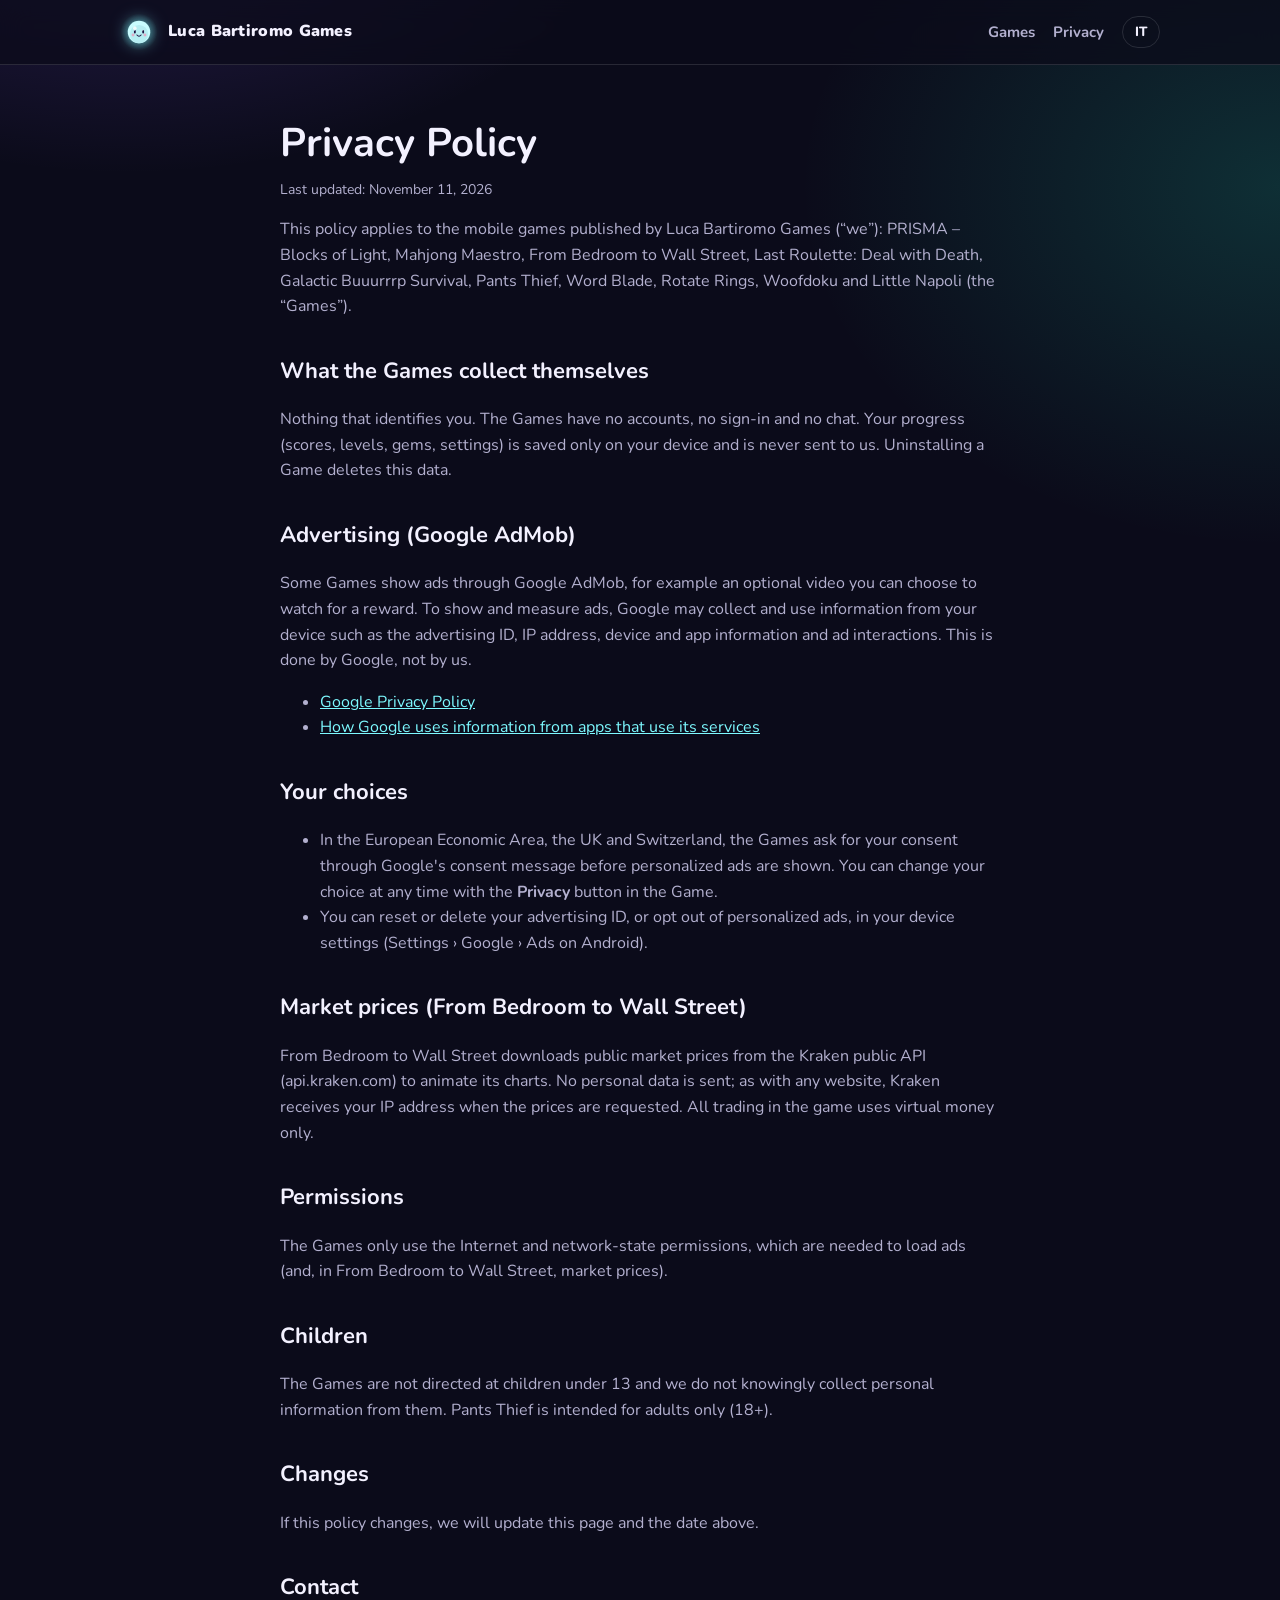
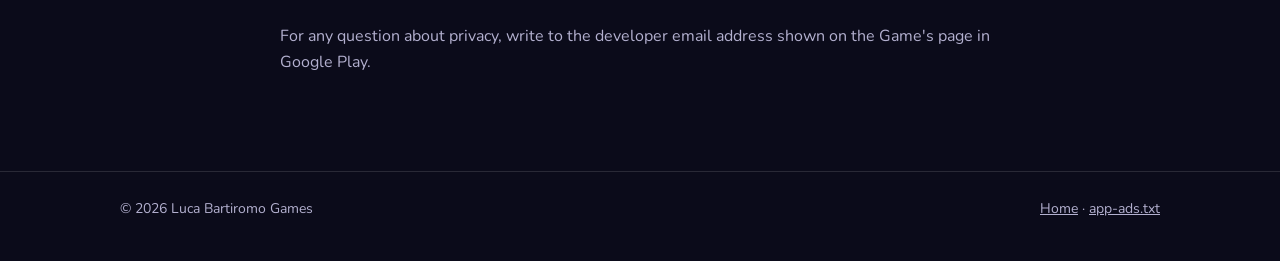
<file: privacy.html>
<!doctype html>
<html lang="en" data-lang="en">
<head>
  <meta charset="utf-8">
  <meta name="viewport" content="width=device-width, initial-scale=1">
  <title>Privacy Policy · Luca Bartiromo Games</title>
  <meta name="description" content="Privacy policy for the games by Luca Bartiromo Games.">
  <link rel="icon" href="lumi.svg" type="image/svg+xml">
  <link rel="preconnect" href="https://fonts.googleapis.com">
  <link rel="preconnect" href="https://fonts.gstatic.com" crossorigin>
  <link href="https://fonts.googleapis.com/css2?family=Nunito:wght@400;700;800;900&display=swap" rel="stylesheet">
  <link rel="stylesheet" href="style.css">
  <script src="lang.js"></script>
</head>
<body>
  <header class="top">
    <div class="wrap">
      <a class="brand" href="./"><img class="brand-lumi" src="lumi.svg" alt="Lumi">Luca Bartiromo Games</a>
      <nav class="nav">
        <a href="./#games" class="hide-sm"><span lang="en">Games</span><span lang="it">Giochi</span></a>
        <a href="privacy.html">Privacy</a>
        <button class="lang" id="lang-btn" type="button" aria-label="Change language">IT</button>
      </nav>
    </div>
  </header>

  <main class="doc">
    <!-- ======================= ENGLISH ======================= -->
    <div lang="en">
      <h1>Privacy Policy</h1>
      <p class="updated">Last updated: November 11, 2026</p>

      <p>This policy applies to the mobile games published by Luca Bartiromo Games (“we”):
        PRISMA – Blocks of Light, Mahjong Maestro, From Bedroom to Wall Street, Last Roulette: Deal with Death, Galactic Buuurrrp Survival, Pants Thief, Word Blade, Rotate Rings, Woofdoku and Little Napoli
        (the “Games”).</p>

      <h2>What the Games collect themselves</h2>
      <p>Nothing that identifies you. The Games have no accounts, no sign-in and no chat.
        Your progress (scores, levels, gems, settings) is saved only on your device and is never sent to us.
        Uninstalling a Game deletes this data.</p>

      <h2>Advertising (Google AdMob)</h2>
      <p>Some Games show ads through Google AdMob, for example an optional video you can choose to watch for a reward.
        To show and measure ads, Google may collect and use information from your device such as the advertising ID,
        IP address, device and app information and ad interactions. This is done by Google, not by us.</p>
      <ul>
        <li><a href="https://policies.google.com/privacy" target="_blank" rel="noopener">Google Privacy Policy</a></li>
        <li><a href="https://policies.google.com/technologies/partner-sites" target="_blank" rel="noopener">How Google uses information from apps that use its services</a></li>
      </ul>

      <h2>Your choices</h2>
      <ul>
        <li>In the European Economic Area, the UK and Switzerland, the Games ask for your consent through Google's consent
          message before personalized ads are shown. You can change your choice at any time with the
          <strong>Privacy</strong> button in the Game.</li>
        <li>You can reset or delete your advertising ID, or opt out of personalized ads, in your device settings
          (Settings › Google › Ads on Android).</li>
      </ul>

      <h2>Market prices (From Bedroom to Wall Street)</h2>
      <p>From Bedroom to Wall Street downloads public market prices from the Kraken public API (api.kraken.com) to animate its charts. No personal data is sent; as with any website, Kraken receives your IP address when the prices are requested. All trading in the game uses virtual money only.</p>

      <h2>Permissions</h2>
      <p>The Games only use the Internet and network-state permissions, which are needed to load ads (and, in From Bedroom to Wall Street, market prices).</p>

      <h2>Children</h2>
      <p>The Games are not directed at children under 13 and we do not knowingly collect personal information from them. Pants Thief is intended for adults only (18+).</p>

      <h2>Changes</h2>
      <p>If this policy changes, we will update this page and the date above.</p>

      <h2>Contact</h2>
      <p>For any question about privacy, write to the developer email address shown on the Game's page in Google Play.</p>
    </div>

    <!-- ======================= ITALIANO ======================= -->
    <div lang="it">
      <h1>Informativa sulla privacy</h1>
      <p class="updated">Ultimo aggiornamento: 11 novembre 2026</p>

      <p>Questa informativa vale per i giochi per smartphone pubblicati da Luca Bartiromo Games (“noi”):
        PRISMA – Blocks of Light, Mahjong Maestro, From Bedroom to Wall Street, Last Roulette: Deal with Death, Galactic Buuurrrp Survival, Pants Thief, Word Blade, Rotate Rings, Woofdoku e Little Napoli
        (i “Giochi”).</p>

      <h2>Cosa raccolgono i Giochi</h2>
      <p>Nulla che ti identifichi. I Giochi non hanno account, accesso o chat.
        I tuoi progressi (punteggi, livelli, gemme, impostazioni) restano solo sul tuo dispositivo e non ci vengono mai inviati.
        Disinstallando un Gioco questi dati vengono cancellati.</p>

      <h2>Pubblicità (Google AdMob)</h2>
      <p>Alcuni Giochi mostrano annunci tramite Google AdMob, per esempio un video facoltativo che puoi scegliere di guardare
        in cambio di un premio. Per mostrare e misurare gli annunci Google può raccogliere e usare informazioni del dispositivo
        come l'ID pubblicità, l'indirizzo IP, dati sul dispositivo e sull'app e le interazioni con gli annunci.
        Questo trattamento è svolto da Google, non da noi.</p>
      <ul>
        <li><a href="https://policies.google.com/privacy?hl=it" target="_blank" rel="noopener">Norme sulla privacy di Google</a></li>
        <li><a href="https://policies.google.com/technologies/partner-sites?hl=it" target="_blank" rel="noopener">Come Google utilizza le informazioni delle app che usano i suoi servizi</a></li>
      </ul>

      <h2>Le tue scelte</h2>
      <ul>
        <li>Nello Spazio economico europeo, nel Regno Unito e in Svizzera i Giochi chiedono il tuo consenso con il messaggio di
          Google prima di mostrare annunci personalizzati. Puoi cambiare scelta quando vuoi con il pulsante
          <strong>Privacy</strong> nel Gioco.</li>
        <li>Puoi reimpostare o eliminare l'ID pubblicità, o disattivare gli annunci personalizzati, nelle impostazioni del
          dispositivo (Impostazioni › Google › Annunci su Android).</li>
      </ul>

      <h2>Prezzi di mercato (From Bedroom to Wall Street)</h2>
      <p>From Bedroom to Wall Street scarica prezzi di mercato pubblici dall'API pubblica di Kraken (api.kraken.com) per animare i grafici. Non viene inviato nessun dato personale; come per qualsiasi sito web, Kraken riceve il tuo indirizzo IP quando vengono richiesti i prezzi. Tutto il trading nel gioco usa solo denaro virtuale.</p>

      <h2>Autorizzazioni</h2>
      <p>I Giochi usano solo le autorizzazioni Internet e stato della rete, necessarie per caricare gli annunci (e, in From Bedroom to Wall Street, i prezzi di mercato).</p>

      <h2>Minori</h2>
      <p>I Giochi non sono rivolti ai minori di 13 anni e non raccogliamo consapevolmente loro dati personali. Pants Thief è destinato solo agli adulti (18+).</p>

      <h2>Modifiche</h2>
      <p>Se questa informativa cambia, aggiorneremo questa pagina e la data qui sopra.</p>

      <h2>Contatti</h2>
      <p>Per domande sulla privacy scrivi all'indirizzo email dello sviluppatore indicato nella pagina del Gioco su Google Play.</p>
    </div>
  </main>

  <footer>
    <div class="wrap">
      <span>© 2026 Luca Bartiromo Games</span>
      <span><a href="./"><span lang="en">Home</span><span lang="it">Home</span></a> · <a href="app-ads.txt">app-ads.txt</a></span>
    </div>
  </footer>
</body>
</html>
</file>
<file: style.css>
:root {
  --bg: #0b0b1a;
  --bg2: #141432;
  --card: rgba(255, 255, 255, 0.05);
  --line: rgba(255, 255, 255, 0.12);
  --text: #f3f1ff;
  --muted: #b3b0cf;
  --accent: #7df9ff;
  --pink: #ff5d8f;
  --gold: #ffd24d;
  --radius: 22px;
}

* { box-sizing: border-box; }

html { scroll-behavior: smooth; }

body {
  margin: 0;
  font-family: "Nunito", system-ui, -apple-system, "Segoe UI", sans-serif;
  color: var(--text);
  background:
    radial-gradient(900px 600px at 10% -10%, rgba(138, 92, 255, 0.28), transparent 60%),
    radial-gradient(800px 600px at 100% 10%, rgba(31, 211, 176, 0.18), transparent 60%),
    var(--bg);
  line-height: 1.6;
  -webkit-font-smoothing: antialiased;
}

/* lingua: si vede solo il testo della lingua scelta */
html:not([data-lang="en"]) body [lang="en"],
html:not([data-lang="it"]) body [lang="it"],
html:not([data-lang="es"]) body [lang="es"],
html:not([data-lang="fr"]) body [lang="fr"],
html:not([data-lang="de"]) body [lang="de"],
html:not([data-lang="pt"]) body [lang="pt"],
html:not([data-lang="ru"]) body [lang="ru"],
html:not([data-lang="tr"]) body [lang="tr"],
html:not([data-lang="ja"]) body [lang="ja"],
html:not([data-lang="ko"]) body [lang="ko"] { display: none !important; }

a { color: var(--accent); }

.wrap { max-width: 1080px; margin: 0 auto; padding: 0 20px; }

/* barra in alto */
.top {
  position: sticky; top: 0; z-index: 10;
  background: rgba(11, 11, 26, 0.75);
  backdrop-filter: blur(12px);
  -webkit-backdrop-filter: blur(12px);
  border-bottom: 1px solid var(--line);
}
.top .wrap { display: flex; align-items: center; justify-content: space-between; height: 64px; gap: 12px; }
.brand { display: flex; align-items: center; gap: 10px; font-weight: 900; color: var(--text); text-decoration: none; letter-spacing: .3px; }
.brand-mark {
  width: 34px; height: 34px; border-radius: 10px;
  background: conic-gradient(from 200deg, #ff5d8f, #ffd93d, #3ddc97, #38bdf8, #a78bfa, #ff5d8f);
  display: grid; place-items: center; font-size: 16px; color: #120a2a;
}
.nav { display: flex; align-items: center; gap: 18px; }
.nav a { color: var(--muted); text-decoration: none; font-weight: 700; font-size: 15px; }
.nav a:hover { color: var(--text); }
.lang {
  border: 1px solid var(--line); background: transparent; color: var(--text);
  border-radius: 999px; padding: 6px 12px; font-weight: 800; cursor: pointer; font-family: inherit;
}

/* intestazione */
.hero { padding-top: 84px; padding-bottom: 56px; text-align: center; }
.hero h1 {
  font-size: clamp(40px, 7vw, 76px); line-height: 1.02; margin: 0 0 18px; font-weight: 900; letter-spacing: -1px;
}
.hero h1 .grad {
  background: linear-gradient(90deg, #ff5d8f, #ffd93d, #3ddc97, #38bdf8, #a78bfa);
  -webkit-background-clip: text; background-clip: text; color: transparent;
}
.hero p { color: var(--muted); font-size: 19px; max-width: 640px; margin: 0 auto; }
.pills { display: flex; flex-wrap: wrap; justify-content: center; gap: 10px; margin-top: 28px; }
.pill {
  border: 1px solid var(--line); border-radius: 999px; padding: 7px 14px;
  font-weight: 700; font-size: 14px; color: var(--muted); background: var(--card);
}

/* giochi */
.games { display: grid; gap: 28px; padding-bottom: 40px; }
.game {
  display: grid; grid-template-columns: 1.05fr 1fr; gap: 0;
  border: 1px solid var(--line); border-radius: var(--radius);
  background: linear-gradient(160deg, rgba(255,255,255,.06), rgba(255,255,255,.02));
  overflow: hidden;
}
.game:nth-child(even) .game-media { order: 2; }
.game-media { position: relative; min-height: 300px; background: var(--bg2); display: flex; align-items: center; justify-content: center; gap: 14px; padding: 22px; }
.game-media img.banner { position: absolute; inset: 0; width: 100%; height: 100%; object-fit: cover; }
.game-media img.shot { width: 44%; max-width: 210px; border-radius: 18px; box-shadow: 0 18px 40px rgba(0,0,0,.45); border: 1px solid var(--line); }
.game-media img.shot:nth-child(2) { transform: translateY(18px); }
.game-body { padding: 30px 30px 32px; display: flex; flex-direction: column; gap: 14px; }
.game-head { display: flex; align-items: center; gap: 16px; }
.game-icon { width: 72px; height: 72px; border-radius: 18px; flex: none; box-shadow: 0 8px 20px rgba(0,0,0,.4); }
.game h2 { margin: 0; font-size: 28px; line-height: 1.15; font-weight: 900; }
.genre { color: var(--accent); font-weight: 800; font-size: 14px; text-transform: uppercase; letter-spacing: 1px; }
.game p { margin: 0; color: var(--muted); }
.game ul { margin: 0; padding-left: 18px; color: var(--muted); }
.game li { margin: 3px 0; }
.status {
  align-self: flex-start; margin-top: auto;
  display: inline-flex; align-items: center; gap: 8px;
  background: rgba(255, 210, 77, .12); color: var(--gold);
  border: 1px solid rgba(255, 210, 77, .45);
  border-radius: 999px; padding: 8px 16px; font-weight: 800; font-size: 14px;
}
.status::before { content: ""; width: 8px; height: 8px; border-radius: 50%; background: var(--gold); box-shadow: 0 0 10px var(--gold); }

a.status { text-decoration: none; }
.status-live { background: rgba(61, 220, 151, .14); color: #3ddc97; border-color: rgba(61, 220, 151, .55); }
.status-live::before { background: #3ddc97; box-shadow: 0 0 10px #3ddc97; }
.status-live:hover { background: rgba(61, 220, 151, .26); }

/* temi dei singoli giochi */
.g-prisma .genre { color: #7df9ff; }
.g-prisma .game-media { background: radial-gradient(circle at 30% 20%, #3a1d6e, #0d3b4f); }
.g-mahjong .genre { color: #7dffd2; }
.g-fbws .genre { color: #fbbf24; }
.g-fbws .game-media { background: radial-gradient(circle at 30% 20%, #1e3a7a, #070f24); }
.g-mahjong .game-media { background: radial-gradient(circle at 30% 20%, #0f5c4a, #06201f); }
.g-roulette .genre { color: #ff6b6b; }
.g-roulette .game-media img.banner { object-position: 85% center; }
.g-galactic .game-media { background: #120b2a; }
.g-galactic .game-media img.banner { object-fit: contain; }
.g-galactic .genre { color: #9dff6b; }

/* pagine di testo (privacy) */
.doc { max-width: 760px; margin: 0 auto; padding: 56px 20px 40px; }
.doc h1 { font-size: 40px; line-height: 1.1; margin: 0 0 8px; }
.doc h2 { margin-top: 34px; font-size: 22px; }
.doc p, .doc li { color: var(--muted); }
.doc .updated { color: var(--muted); font-size: 14px; }

footer { border-top: 1px solid var(--line); margin-top: 40px; }
footer .wrap { display: flex; flex-wrap: wrap; justify-content: space-between; gap: 12px; padding: 26px 20px 40px; color: var(--muted); font-size: 14px; }
footer a { color: var(--muted); }

@media (max-width: 820px) {
  .game { grid-template-columns: 1fr; }
  .game:nth-child(even) .game-media { order: 0; }
  .game-media { min-height: 240px; }
  .game-body { padding: 24px 20px 26px; }
  .nav a.hide-sm { display: none; }
  .hero { padding-top: 56px; padding-bottom: 40px; }
}

select.lang { appearance: none; -webkit-appearance: none; cursor: pointer; padding-right: 14px; }
select.lang option { color: #111; }
.g-pants .genre { color: #ff7ac0; }
.g-pants .game-media { background: radial-gradient(circle at 70% 30%, #ff9ac8, #5a1f4a); }
.g-fbws .game-media img.banner { object-position: left center; }

/* Word Blade */
.g-wordblade .genre { color: #ffc46b; }
.g-wordblade .game-media { background: radial-gradient(circle at 30% 30%, #5a1446, #1a0830); }

/* Lumi, la mascotte */
.brand-lumi { width: 38px; height: 38px; filter: drop-shadow(0 0 8px rgba(125, 249, 255, .55)); animation: lumi-bob 3s ease-in-out infinite; }
.lumi-hero { position: relative; display: flex; flex-direction: column; align-items: center; margin: -20px auto 6px; }
.lumi-float { width: 140px; height: 140px; animation: lumi-bob 3s ease-in-out infinite; filter: drop-shadow(0 0 22px rgba(125, 249, 255, .45)); }
.lumi-bubble {
  position: relative; background: #fff; color: #1d1240; font-weight: 800; font-size: 16px;
  border-radius: 999px; padding: 10px 20px; margin-bottom: 4px; box-shadow: 0 10px 30px rgba(0,0,0,.35);
  animation: lumi-pop .6s ease-out both .3s;
}
.lumi-bubble::after { content: ""; position: absolute; left: 50%; bottom: -9px; margin-left: -9px; border: 9px solid transparent; border-bottom: 0; border-top-color: #fff; }
@keyframes lumi-bob { 0%, 100% { transform: translateY(0); } 50% { transform: translateY(-10px); } }
@keyframes lumi-pop { from { opacity: 0; transform: scale(.6) translateY(10px); } to { opacity: 1; transform: none; } }
@media (prefers-reduced-motion: reduce) { .brand-lumi, .lumi-float, .lumi-bubble { animation: none; } }
.g-wordblade .game-media img.banner { object-fit: contain; }
.g-napoli .genre { color: #ffb347; }
.g-napoli .game-media img.banner { object-fit: contain; }
.g-napoli .game-media { background: radial-gradient(circle at 30% 30%, #8a1c12, #2a0806); }
.g-woof .genre { color: #3ddc97; }
.g-woof .game-media { background: radial-gradient(circle at 30% 30%, #0a4a59, #0a0f30); }
.g-woof .game-media img.banner { object-fit: contain; }
.g-rings .genre { color: #ffd93d; }
.g-rings .game-media { background: radial-gradient(circle at 30% 30%, #1d1a5c, #0b0b24); }
.g-rings .game-media img.banner { object-fit: contain; }
</file>
